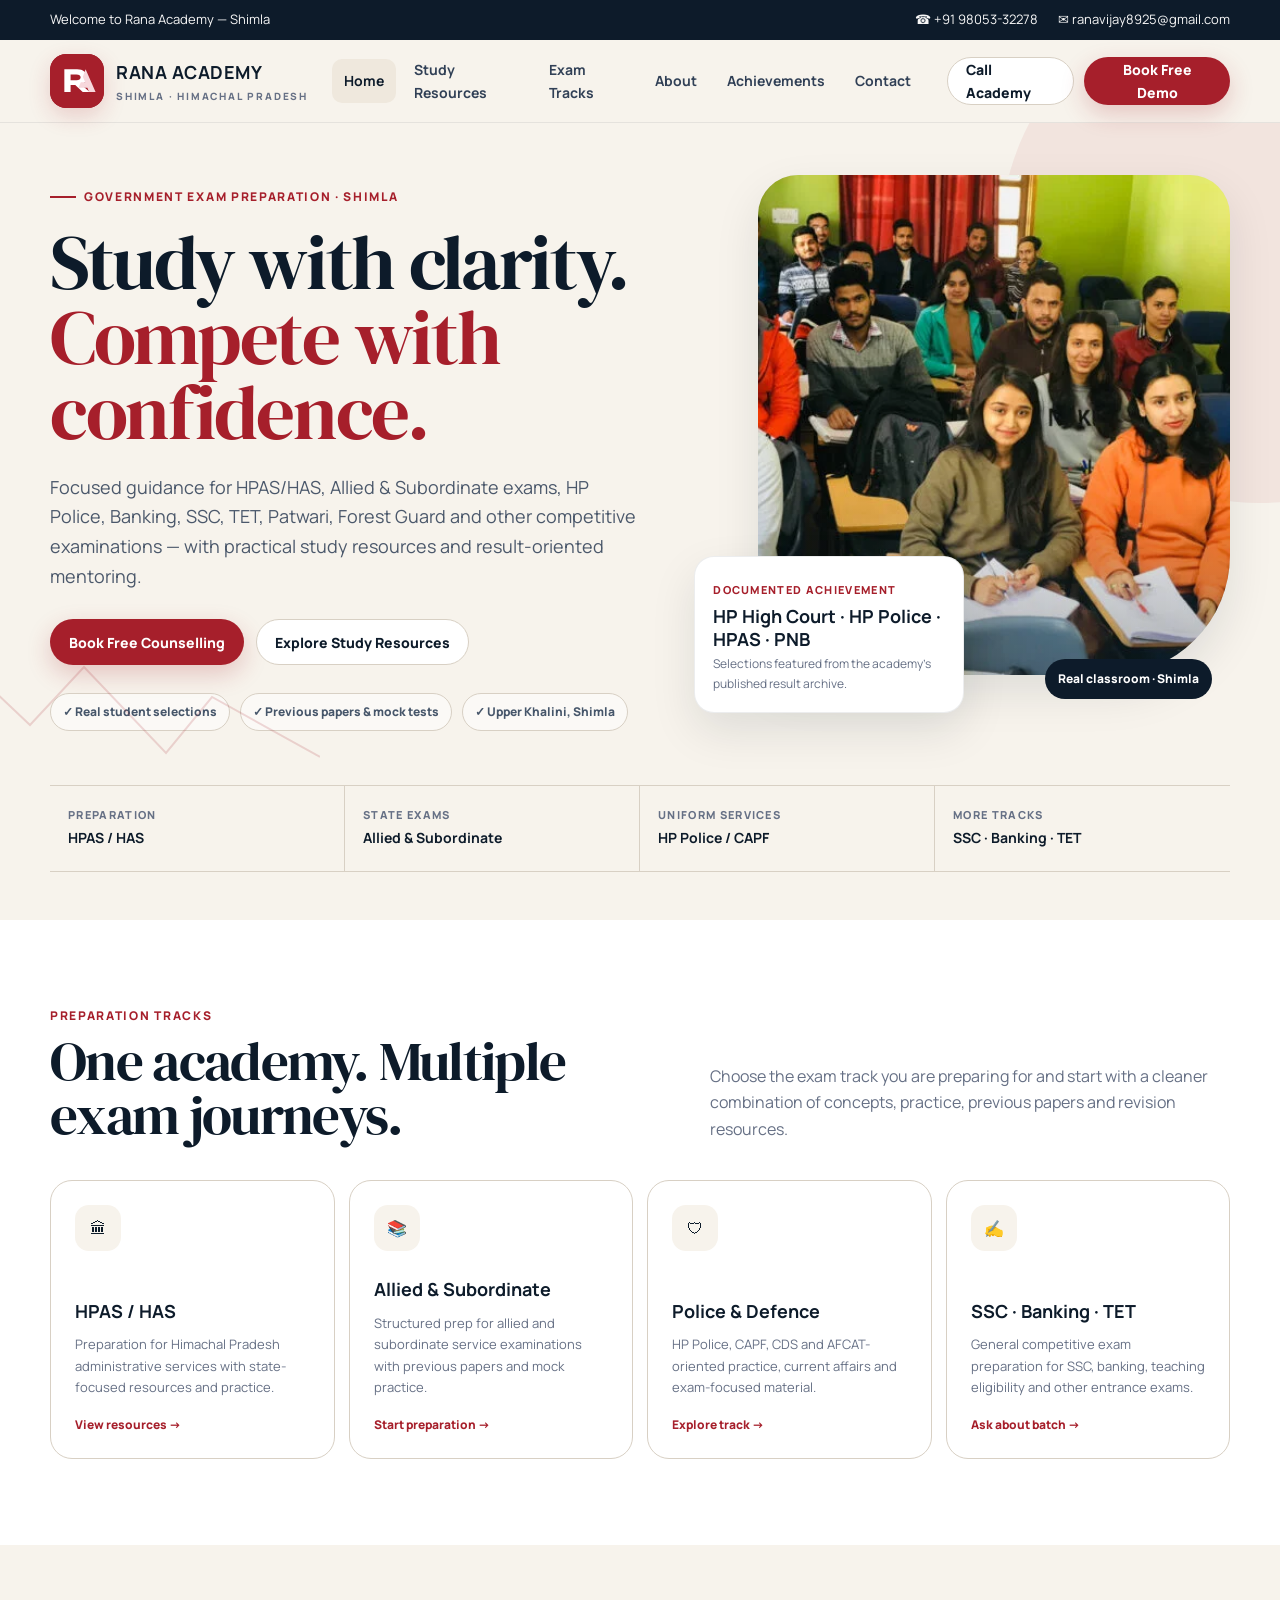
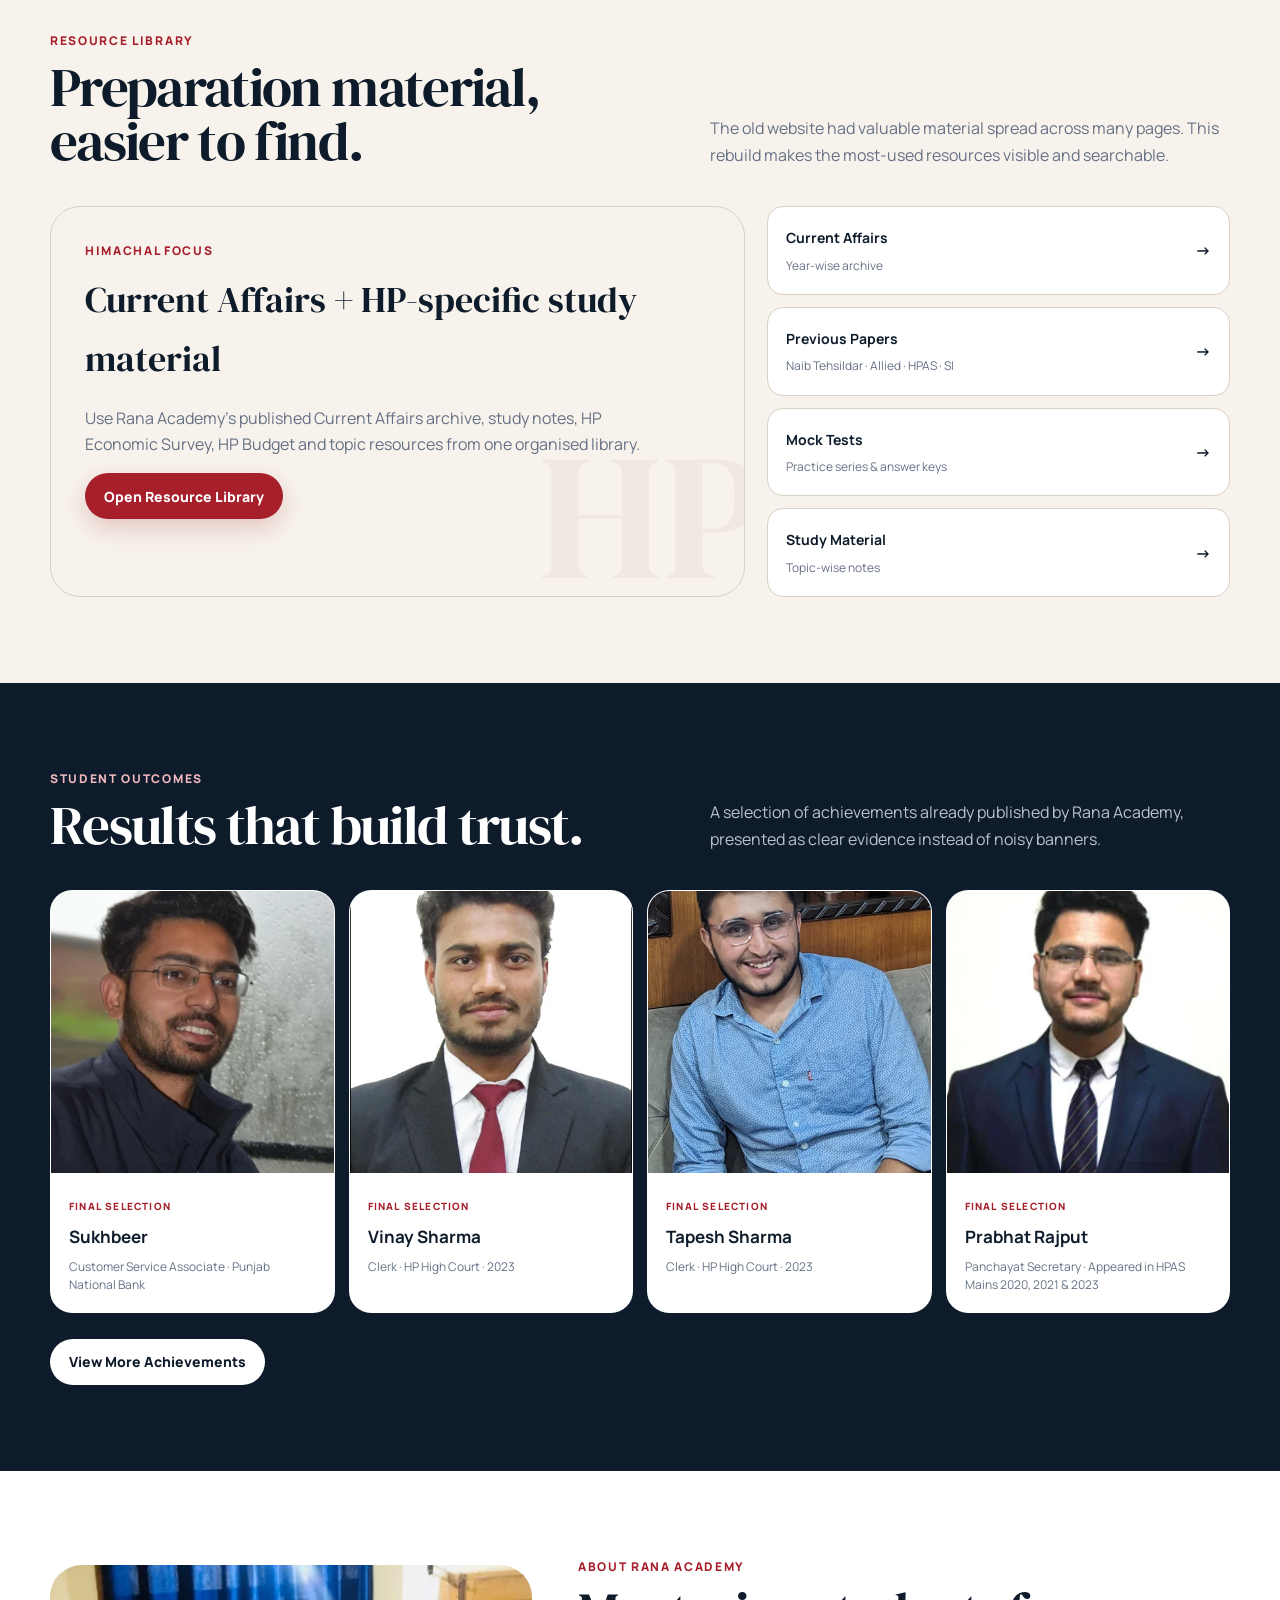
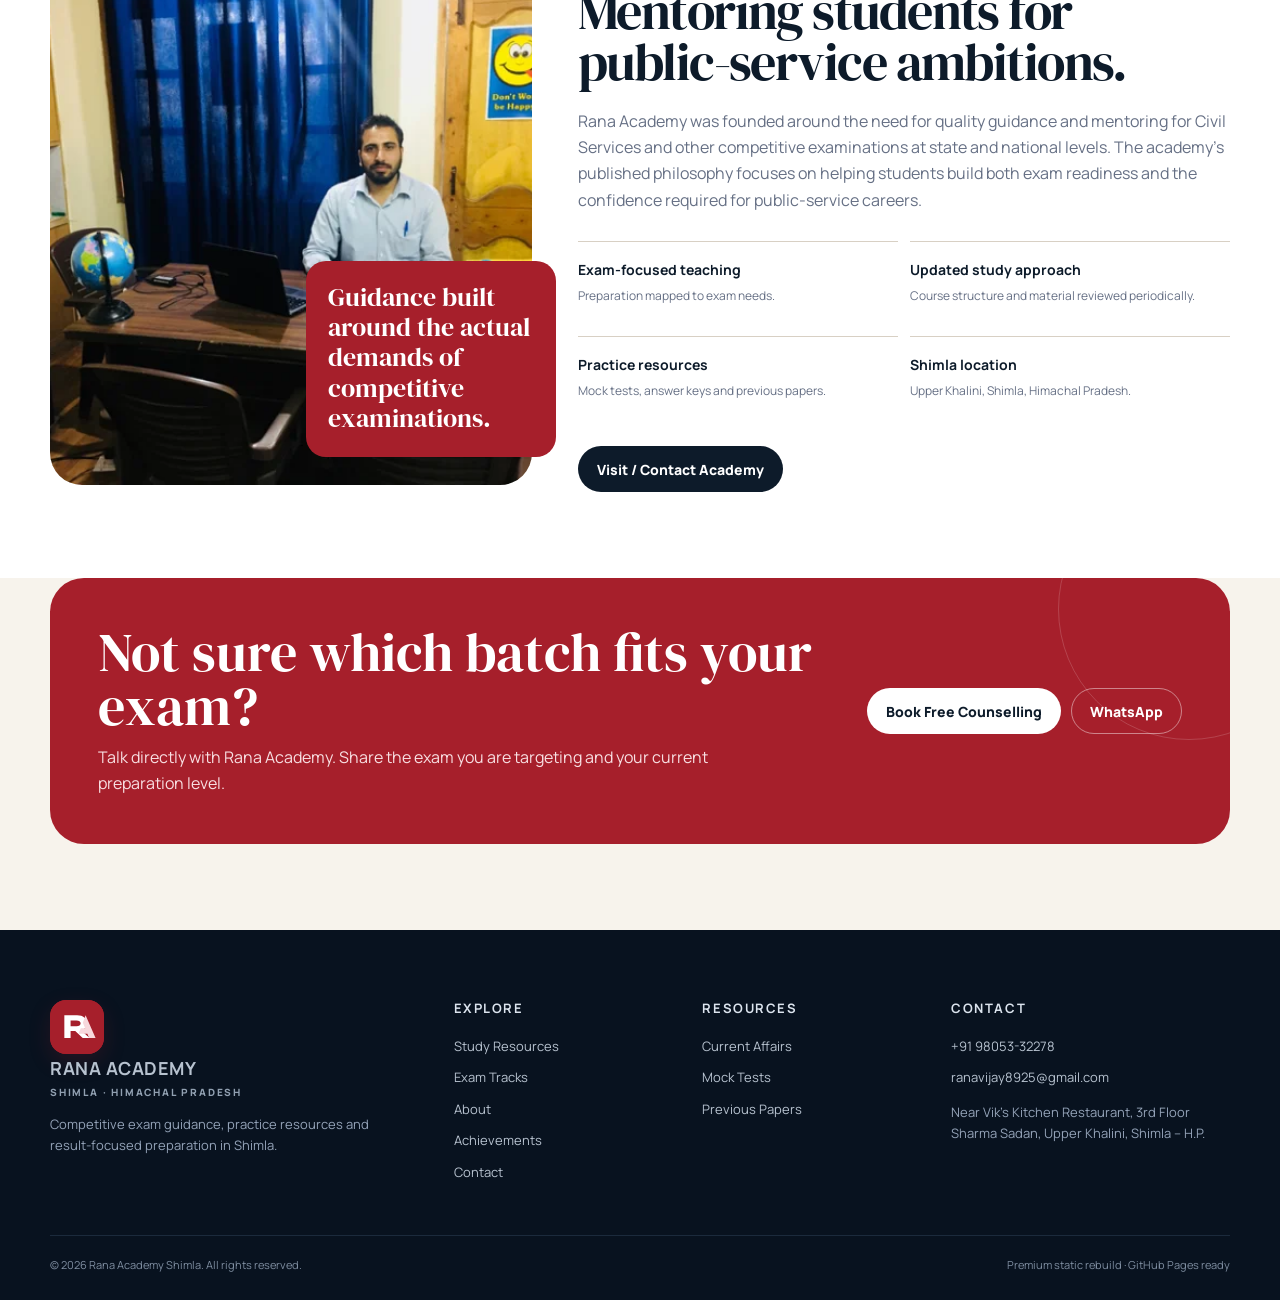
<file: index.html>
<!doctype html><html lang="en"><head>
<meta charset="utf-8"><meta name="viewport" content="width=device-width,initial-scale=1">
<title>Rana Academy Shimla | Govt Exam Coaching for HPAS, Allied, Police & More</title>
<meta name="description" content="Rana Academy Shimla offers focused guidance for HPAS/HAS, Allied & Subordinate exams, HP Police, SSC, Banking, TET, Patwari and other government exams with study resources, mock tests and previous papers.">
<meta name="theme-color" content="#0d1b2a"><link rel="canonical" href="https://ranaacademyshimla.com/">
<meta property="og:title" content="Rana Academy Shimla"><meta property="og:description" content="Focused preparation for Himachal Pradesh and national government examinations."><meta property="og:type" content="website"><meta property="og:url" content="https://ranaacademyshimla.com/">
<link rel="stylesheet" href="assets/css/style.css"><link rel="manifest" href="site.webmanifest">
<script type="application/ld+json">{"@context":"https://schema.org","@type":"EducationalOrganization","name":"Rana Academy","url":"https://ranaacademyshimla.com/","telephone":"+91-98053-32278","email":"ranavijay8925@gmail.com","address":{"@type":"PostalAddress","streetAddress":"Near Vik's Kitchen Restaurant, 3rd Floor Sharma Sadan, Upper Khalini","addressLocality":"Shimla","addressRegion":"Himachal Pradesh","addressCountry":"IN"},"areaServed":"Himachal Pradesh"}</script>
</head><body>
<a class="skip-link" href="#main">Skip to content</a>
<div class="topbar"><div class="container"><div>Welcome to Rana Academy — Shimla</div><div class="topbar-links"><span>☎ +91 98053-32278</span><span>✉ ranavijay8925@gmail.com</span></div></div></div>
<header class="header"><div class="container nav">
<a class="brand" href="index.html" aria-label="Rana Academy home"><img src="assets/images/rana-mark.svg" alt="Rana Academy logo"><span class="brand-text"><strong>RANA ACADEMY</strong><span>Shimla · Himachal Pradesh</span></span></a>
<nav class="nav-links" aria-label="Primary"><a class="active" href="index.html">Home</a><a href="resources.html">Study Resources</a><a href="courses.html">Exam Tracks</a><a href="about.html">About</a><a href="achievements.html">Achievements</a><a href="contact.html">Contact</a></nav>
<div class="nav-cta"><a class="btn btn-secondary" href="tel:+919805332278">Call Academy</a><button class="btn btn-primary" data-demo>Book Free Demo</button><button class="menu-toggle" aria-label="Open navigation" aria-expanded="false"><svg viewBox="0 0 24 24" aria-hidden="true"><path d="M4 6h16M4 12h16M4 18h16" fill="none" stroke="currentColor" stroke-width="2" stroke-linecap="round"/></svg></button></div>
</div></header>
<main id="main">
<section class="hero"><div class="container hero-grid">
<div class="reveal"><div class="eyebrow">Government Exam Preparation · Shimla</div><h1>Study with clarity. <em>Compete with confidence.</em></h1><p class="hero-copy">Focused guidance for HPAS/HAS, Allied & Subordinate exams, HP Police, Banking, SSC, TET, Patwari, Forest Guard and other competitive examinations — with practical study resources and result-oriented mentoring.</p><div class="hero-actions"><button class="btn btn-primary" data-demo>Book Free Counselling</button><a class="btn btn-secondary" href="resources.html">Explore Study Resources</a></div><div class="hero-proof"><span class="proof-pill">✓ Real student selections</span><span class="proof-pill">✓ Previous papers & mock tests</span><span class="proof-pill">✓ Upper Khalini, Shimla</span></div></div>
<div class="hero-visual reveal"><div class="hero-photo"><img src="assets/images/classroom.webp" alt="Students studying at Rana Academy Shimla" width="580" height="460"></div><div class="floating-card result-card"><span class="label">Documented Achievement</span><strong>HP High Court · HP Police · HPAS · PNB</strong><p>Selections featured from the academy's published result archive.</p></div><div class="floating-card photo-tag">Real classroom · Shimla</div></div>
</div></section>
<section class="trust-strip"><div class="container trust-inner"><div class="trust-item"><small>Preparation</small><strong>HPAS / HAS</strong></div><div class="trust-item"><small>State Exams</small><strong>Allied & Subordinate</strong></div><div class="trust-item"><small>Uniform Services</small><strong>HP Police / CAPF</strong></div><div class="trust-item"><small>More Tracks</small><strong>SSC · Banking · TET</strong></div></div></section>

<section class="section section-white"><div class="container"><div class="section-head reveal"><div><div class="section-kicker">Preparation Tracks</div><h2 class="display">One academy. Multiple exam journeys.</h2></div><p>Choose the exam track you are preparing for and start with a cleaner combination of concepts, practice, previous papers and revision resources.</p></div><div class="exam-grid">
<article class="exam-card reveal"><div class="exam-icon">🏛</div><div><h3>HPAS / HAS</h3><p>Preparation for Himachal Pradesh administrative services with state-focused resources and practice.</p><a class="exam-link" href="resources.html">View resources →</a></div></article>
<article class="exam-card reveal"><div class="exam-icon">📚</div><div><h3>Allied & Subordinate</h3><p>Structured prep for allied and subordinate service examinations with previous papers and mock practice.</p><a class="exam-link" href="resources.html">Start preparation →</a></div></article>
<article class="exam-card reveal"><div class="exam-icon">🛡</div><div><h3>Police & Defence</h3><p>HP Police, CAPF, CDS and AFCAT-oriented practice, current affairs and exam-focused material.</p><a class="exam-link" href="resources.html">Explore track →</a></div></article>
<article class="exam-card reveal"><div class="exam-icon">✍</div><div><h3>SSC · Banking · TET</h3><p>General competitive exam preparation for SSC, banking, teaching eligibility and other entrance exams.</p><a class="exam-link" href="contact.html">Ask about batch →</a></div></article>
</div></div></section>

<section class="section"><div class="container"><div class="section-head reveal"><div><div class="section-kicker">Resource Library</div><h2 class="display">Preparation material, easier to find.</h2></div><p>The old website had valuable material spread across many pages. This rebuild makes the most-used resources visible and searchable.</p></div><div class="resource-panel"><div class="resource-feature reveal"><div class="section-kicker">Himachal Focus</div><h3>Current Affairs + HP-specific study material</h3><p>Use Rana Academy's published Current Affairs archive, study notes, HP Economic Survey, HP Budget and topic resources from one organised library.</p><a class="btn btn-primary" href="resources.html">Open Resource Library</a></div><div class="resource-list reveal"><a class="resource-item" href="resources.html#current-affairs"><div><strong>Current Affairs</strong><br><span>Year-wise archive</span></div><b>→</b></a><a class="resource-item" href="resources.html#previous-papers"><div><strong>Previous Papers</strong><br><span>Naib Tehsildar · Allied · HPAS · SI</span></div><b>→</b></a><a class="resource-item" href="resources.html#mock-tests"><div><strong>Mock Tests</strong><br><span>Practice series & answer keys</span></div><b>→</b></a><a class="resource-item" href="resources.html#study-material"><div><strong>Study Material</strong><br><span>Topic-wise notes</span></div><b>→</b></a></div></div></div></section>

<section class="section section-ink"><div class="container"><div class="section-head reveal"><div><div class="section-kicker">Student Outcomes</div><h2 class="display">Results that build trust.</h2></div><p>A selection of achievements already published by Rana Academy, presented as clear evidence instead of noisy banners.</p></div><div class="results-grid">
<article class="student-card reveal"><div class="student-image"><img src="assets/images/sukhbeer.webp" alt="Sukhbeer"></div><div class="student-info"><small>Final Selection</small><h3>Sukhbeer</h3><p>Customer Service Associate · Punjab National Bank</p></div></article>
<article class="student-card reveal"><div class="student-image"><img src="assets/images/vinay.webp" alt="Vinay Sharma"></div><div class="student-info"><small>Final Selection</small><h3>Vinay Sharma</h3><p>Clerk · HP High Court · 2023</p></div></article>
<article class="student-card reveal"><div class="student-image"><img src="assets/images/tapesh.webp" alt="Tapesh Sharma"></div><div class="student-info"><small>Final Selection</small><h3>Tapesh Sharma</h3><p>Clerk · HP High Court · 2023</p></div></article>
<article class="student-card reveal"><div class="student-image"><img src="assets/images/prabhat.webp" alt="Prabhat Rajput"></div><div class="student-info"><small>Final Selection</small><h3>Prabhat Rajput</h3><p>Panchayat Secretary · Appeared in HPAS Mains 2020, 2021 & 2023</p></div></article>
</div><div style="margin-top:26px"><a class="btn btn-light" href="achievements.html">View More Achievements</a></div></div></section>

<section class="section section-white"><div class="container story-grid"><div class="story-photo reveal"><img src="assets/images/founder.webp" alt="Rana Academy office in Shimla"><div class="story-quote"><strong>Guidance built around the actual demands of competitive examinations.</strong></div></div><div class="story-copy reveal"><div class="section-kicker">About Rana Academy</div><h2 class="display">Mentoring students for public-service ambitions.</h2><p>Rana Academy was founded around the need for quality guidance and mentoring for Civil Services and other competitive examinations at state and national levels. The academy's published philosophy focuses on helping students build both exam readiness and the confidence required for public-service careers.</p><div class="story-points"><div class="story-point"><strong>Exam-focused teaching</strong><span>Preparation mapped to exam needs.</span></div><div class="story-point"><strong>Updated study approach</strong><span>Course structure and material reviewed periodically.</span></div><div class="story-point"><strong>Practice resources</strong><span>Mock tests, answer keys and previous papers.</span></div><div class="story-point"><strong>Shimla location</strong><span>Upper Khalini, Shimla, Himachal Pradesh.</span></div></div><a class="btn btn-dark" href="contact.html">Visit / Contact Academy</a></div></div></section>

<section class="cta-band"><div class="container"><div class="cta-card reveal"><div><h2>Not sure which batch fits your exam?</h2><p>Talk directly with Rana Academy. Share the exam you are targeting and your current preparation level.</p></div><div class="actions"><button class="btn btn-light" data-demo>Book Free Counselling</button><a class="btn" style="border-color:rgba(255,255,255,.45);color:white" href="https://wa.me/919805332278" target="_blank" rel="noopener">WhatsApp</a></div></div></div></section>
</main>
<footer class="footer"><div class="container"><div class="footer-grid"><div><a class="brand" href="index.html"><img src="assets/images/rana-mark.svg" alt=""><span class="brand-text"><strong>RANA ACADEMY</strong><span>Shimla · Himachal Pradesh</span></span></a><p>Competitive exam guidance, practice resources and result-focused preparation in Shimla.</p></div><div><h4>Explore</h4><a href="resources.html">Study Resources</a><a href="courses.html">Exam Tracks</a><a href="about.html">About</a><a href="achievements.html">Achievements</a><a href="contact.html">Contact</a></div><div><h4>Resources</h4><a href="resources.html#current-affairs">Current Affairs</a><a href="resources.html#mock-tests">Mock Tests</a><a href="resources.html#previous-papers">Previous Papers</a></div><div><h4>Contact</h4><a href="tel:+919805332278">+91 98053-32278</a><a href="mailto:ranavijay8925@gmail.com">ranavijay8925@gmail.com</a><p>Near Vik's Kitchen Restaurant, 3rd Floor Sharma Sadan, Upper Khalini, Shimla – H.P.</p></div></div><div class="footer-bottom"><span>© 2026 Rana Academy Shimla. All rights reserved.</span><span>Premium static rebuild · GitHub Pages ready</span></div></div></footer>

<div class="modal" id="demoModal" role="dialog" aria-modal="true" aria-labelledby="demoTitle"><div class="modal-card"><button class="modal-close" aria-label="Close"><svg viewBox="0 0 24 24" aria-hidden="true"><path d="m6 6 12 12M18 6 6 18" fill="none" stroke="currentColor" stroke-width="2" stroke-linecap="round"/></svg></button><h3 id="demoTitle">Book free counselling</h3><p>Fill the details. Your message will open directly in WhatsApp.</p><form class="form-grid" data-wa-form="demo"><div class="field"><label for="demoName">Name</label><input id="demoName" name="name" required></div><div class="field"><label for="demoPhone">Phone</label><input id="demoPhone" name="phone" inputmode="tel" required></div><div class="field"><label for="demoExam">Exam</label><select id="demoExam" name="exam"><option>HPAS / HAS</option><option>Allied / Subordinate</option><option>HP Police</option><option>SSC / Banking</option><option>TET / Teaching</option><option>Other</option></select></div><div class="field"><label for="demoMode">Preferred mode</label><select id="demoMode" name="mode"><option>Classroom</option><option>Online / Guidance</option></select></div><div class="field full"><button class="btn btn-primary" type="submit">Continue on WhatsApp</button></div></form></div></div>
<div class="mobile-dock"><a href="tel:+919805332278" aria-label="Call Rana Academy"><svg viewBox="0 0 24 24" aria-hidden="true"><path d="M7.2 3.8 10 7.4 8.2 9.7c1.1 2.3 2.9 4.1 5.2 5.2l2.3-1.8 3.6 2.8c.5.4.7 1 .5 1.6-.5 1.5-1.9 2.6-3.5 2.5C9.6 19.5 4.5 14.4 4 7.7 3.9 6.1 5 4.7 6.5 4.2c.2-.1.5-.2.7-.4Z" fill="none" stroke="currentColor" stroke-width="1.7" stroke-linecap="round" stroke-linejoin="round"/></svg><span>Call</span></a><button class="primary" data-demo aria-label="Book free counselling"><svg viewBox="0 0 24 24" aria-hidden="true"><path d="M12 3v18M3 12h18" fill="none" stroke="currentColor" stroke-width="2" stroke-linecap="round"/></svg><span>Free Demo</span></button><a href="https://wa.me/919805332278" aria-label="WhatsApp Rana Academy"><svg viewBox="0 0 24 24" aria-hidden="true"><path d="M20 11.6a8 8 0 0 1-11.8 7l-4.2 1.2 1.3-4A8 8 0 1 1 20 11.6Z" fill="none" stroke="currentColor" stroke-width="1.7"/><path d="M9 8.1c.2 2.4 2.1 4.4 4.5 4.8" fill="none" stroke="currentColor" stroke-width="1.7" stroke-linecap="round"/></svg><span>WhatsApp</span></a></div>
<script src="assets/js/main.js" defer></script></body></html>
</file>
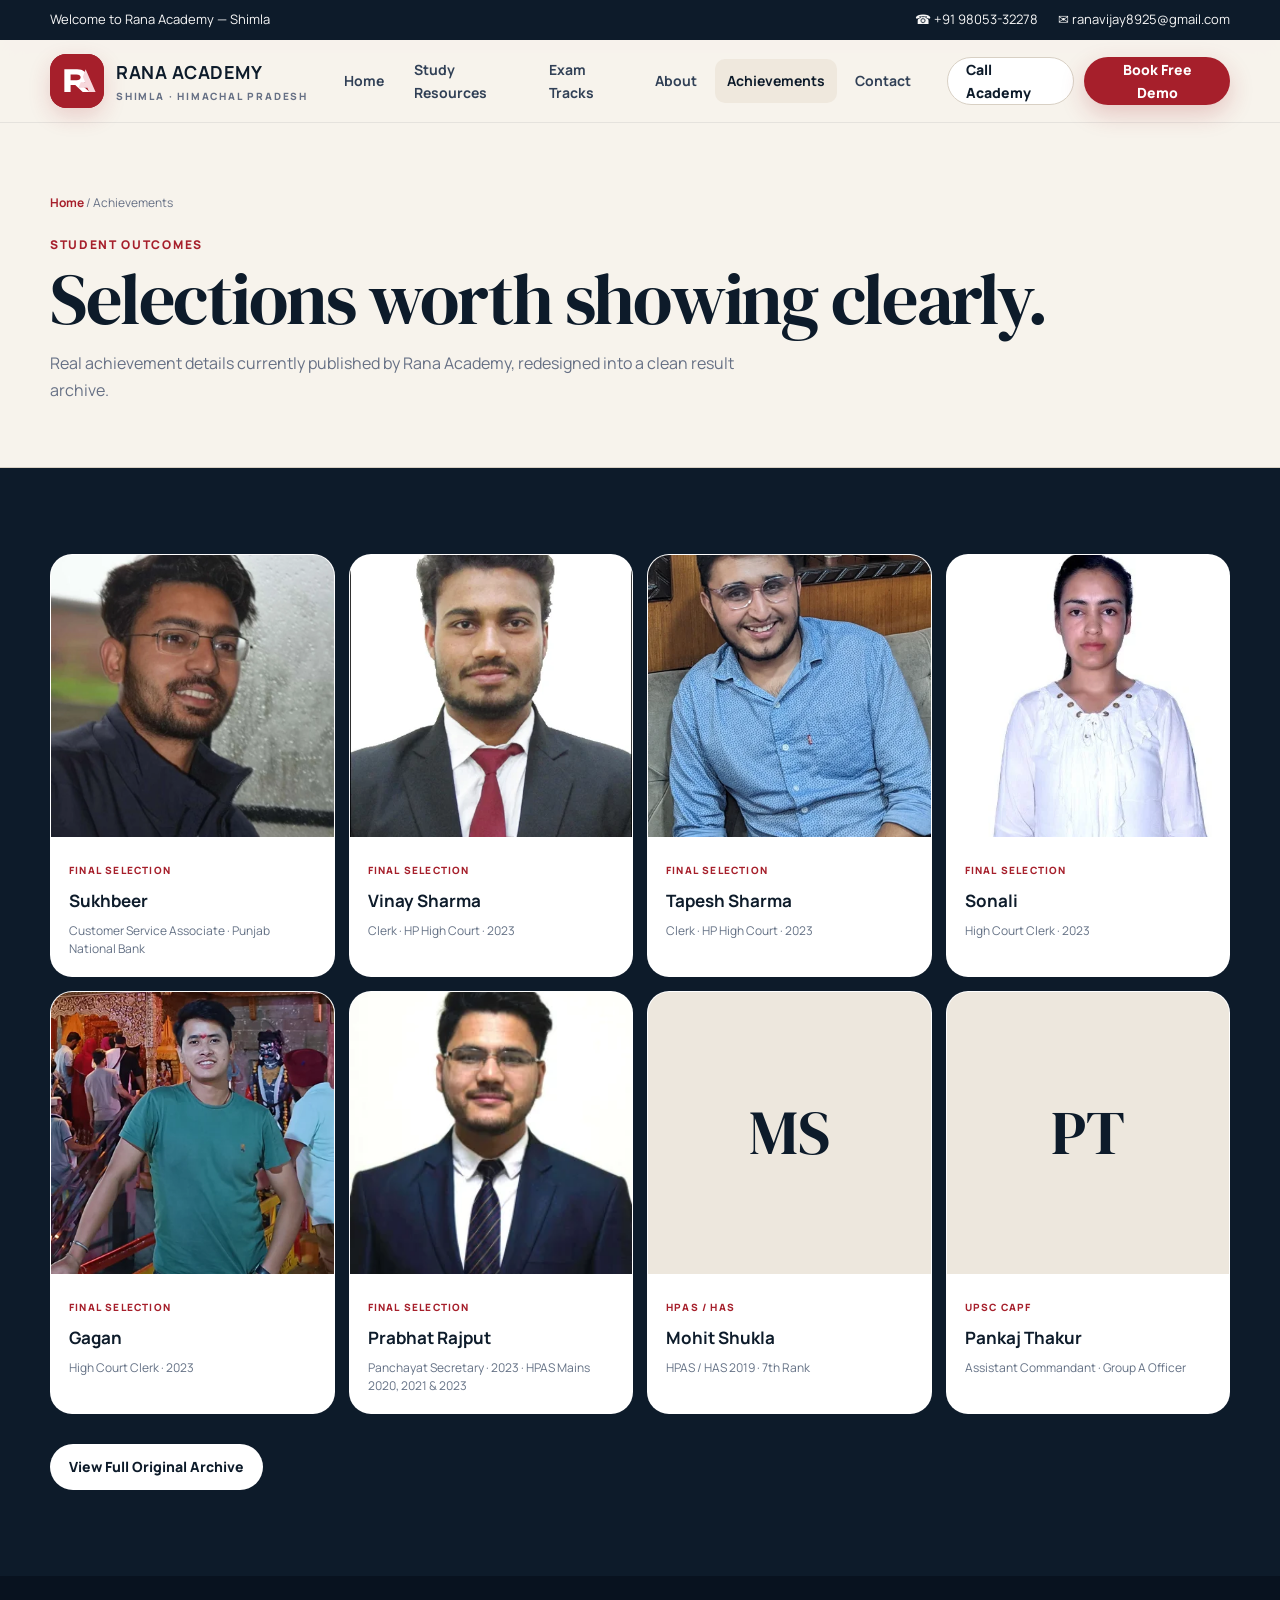
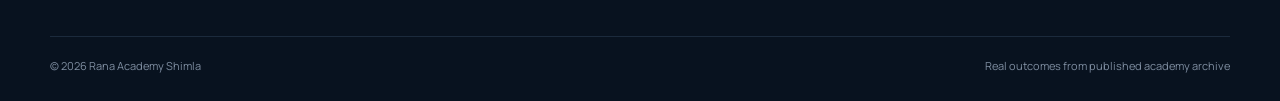
<file: achievement/index.html>
<!doctype html><html lang="en"><head><meta charset="utf-8"><meta name="viewport" content="width=device-width,initial-scale=1"><meta http-equiv="refresh" content="0;url=../achievements.html"><link rel="canonical" href="https://ranaacademyshimla.com/achievements.html"><title>Redirecting | Rana Academy Shimla</title></head><body><p>Redirecting to <a href="../achievements.html">Rana Academy</a>…</p><script>location.replace('../achievements.html')</script></body></html>
</file>
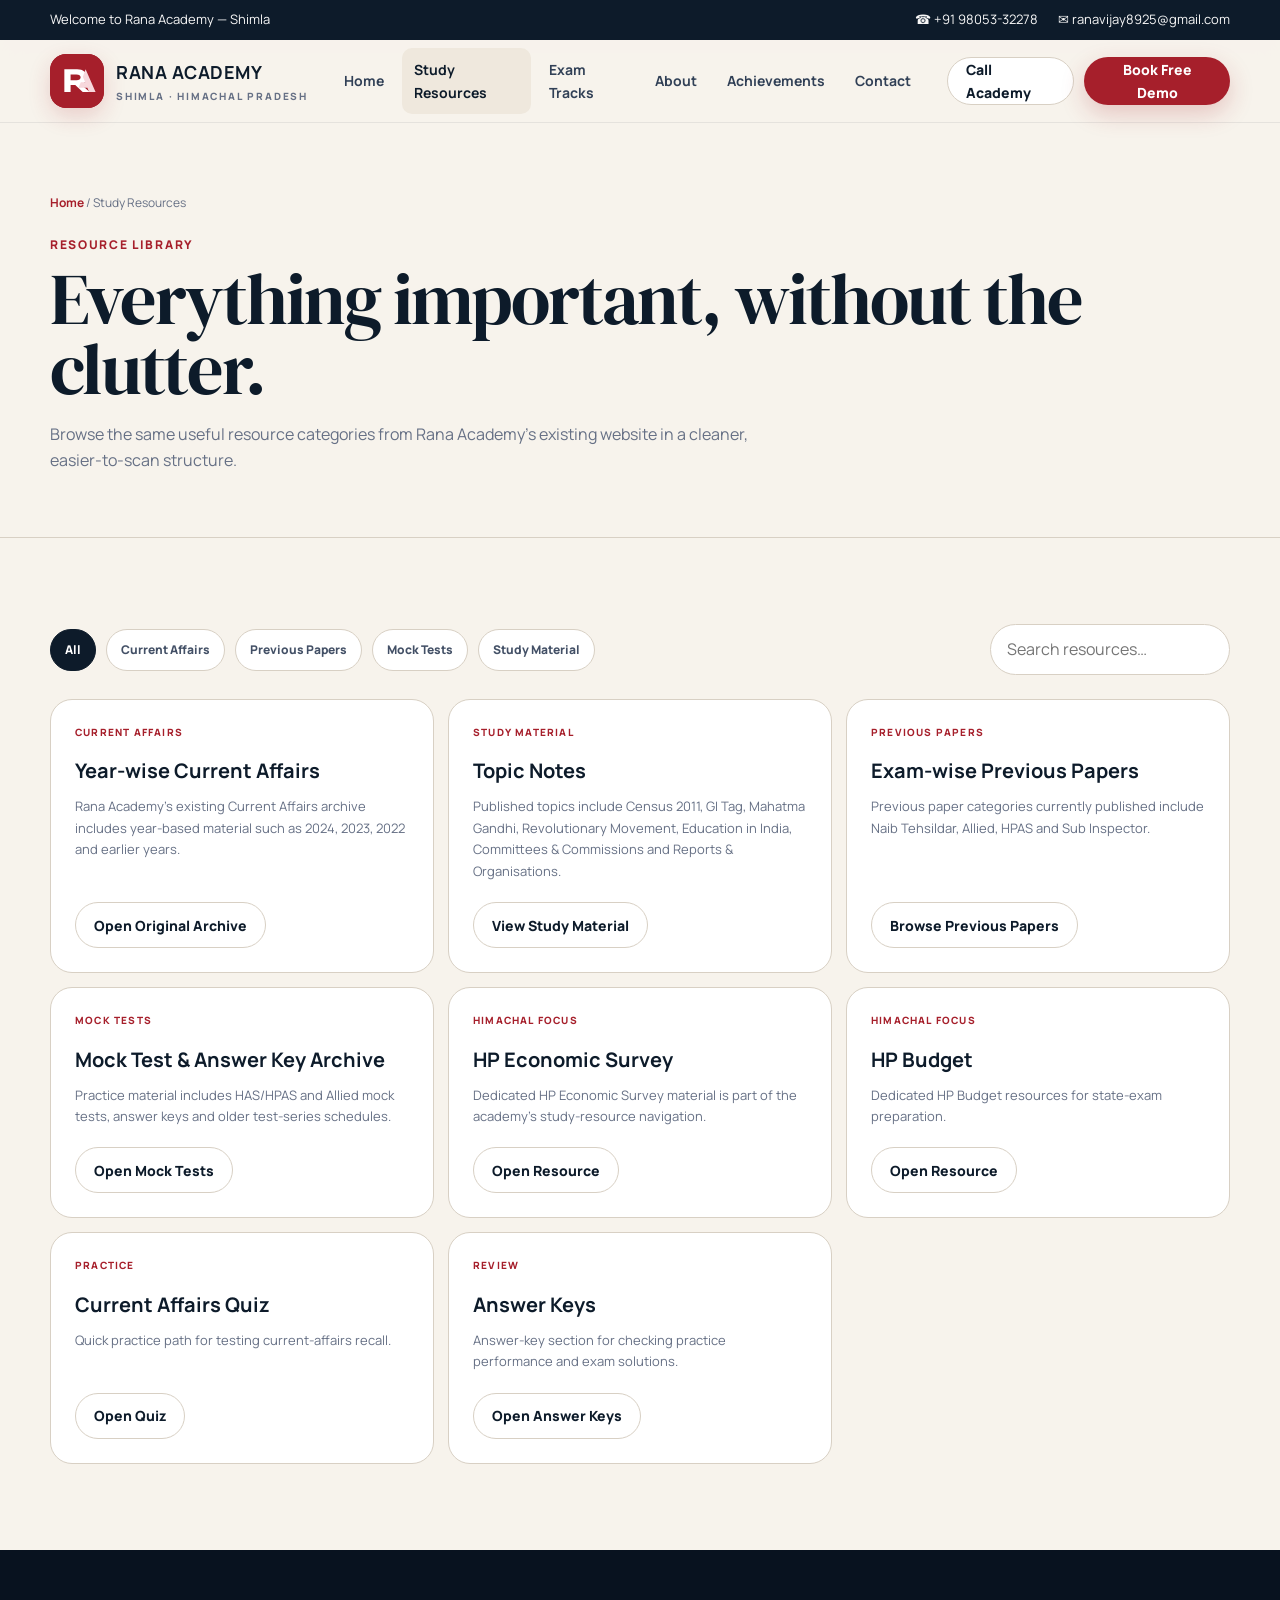
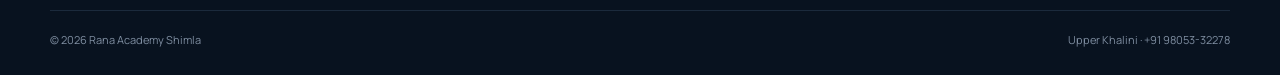
<file: answer-key/index.html>
<!doctype html><html lang="en"><head><meta charset="utf-8"><meta name="viewport" content="width=device-width,initial-scale=1"><meta http-equiv="refresh" content="0;url=../resources.html"><link rel="canonical" href="https://ranaacademyshimla.com/resources.html"><title>Redirecting | Rana Academy Shimla</title></head><body><p>Redirecting to <a href="../resources.html">Rana Academy</a>…</p><script>location.replace('../resources.html')</script></body></html>
</file>
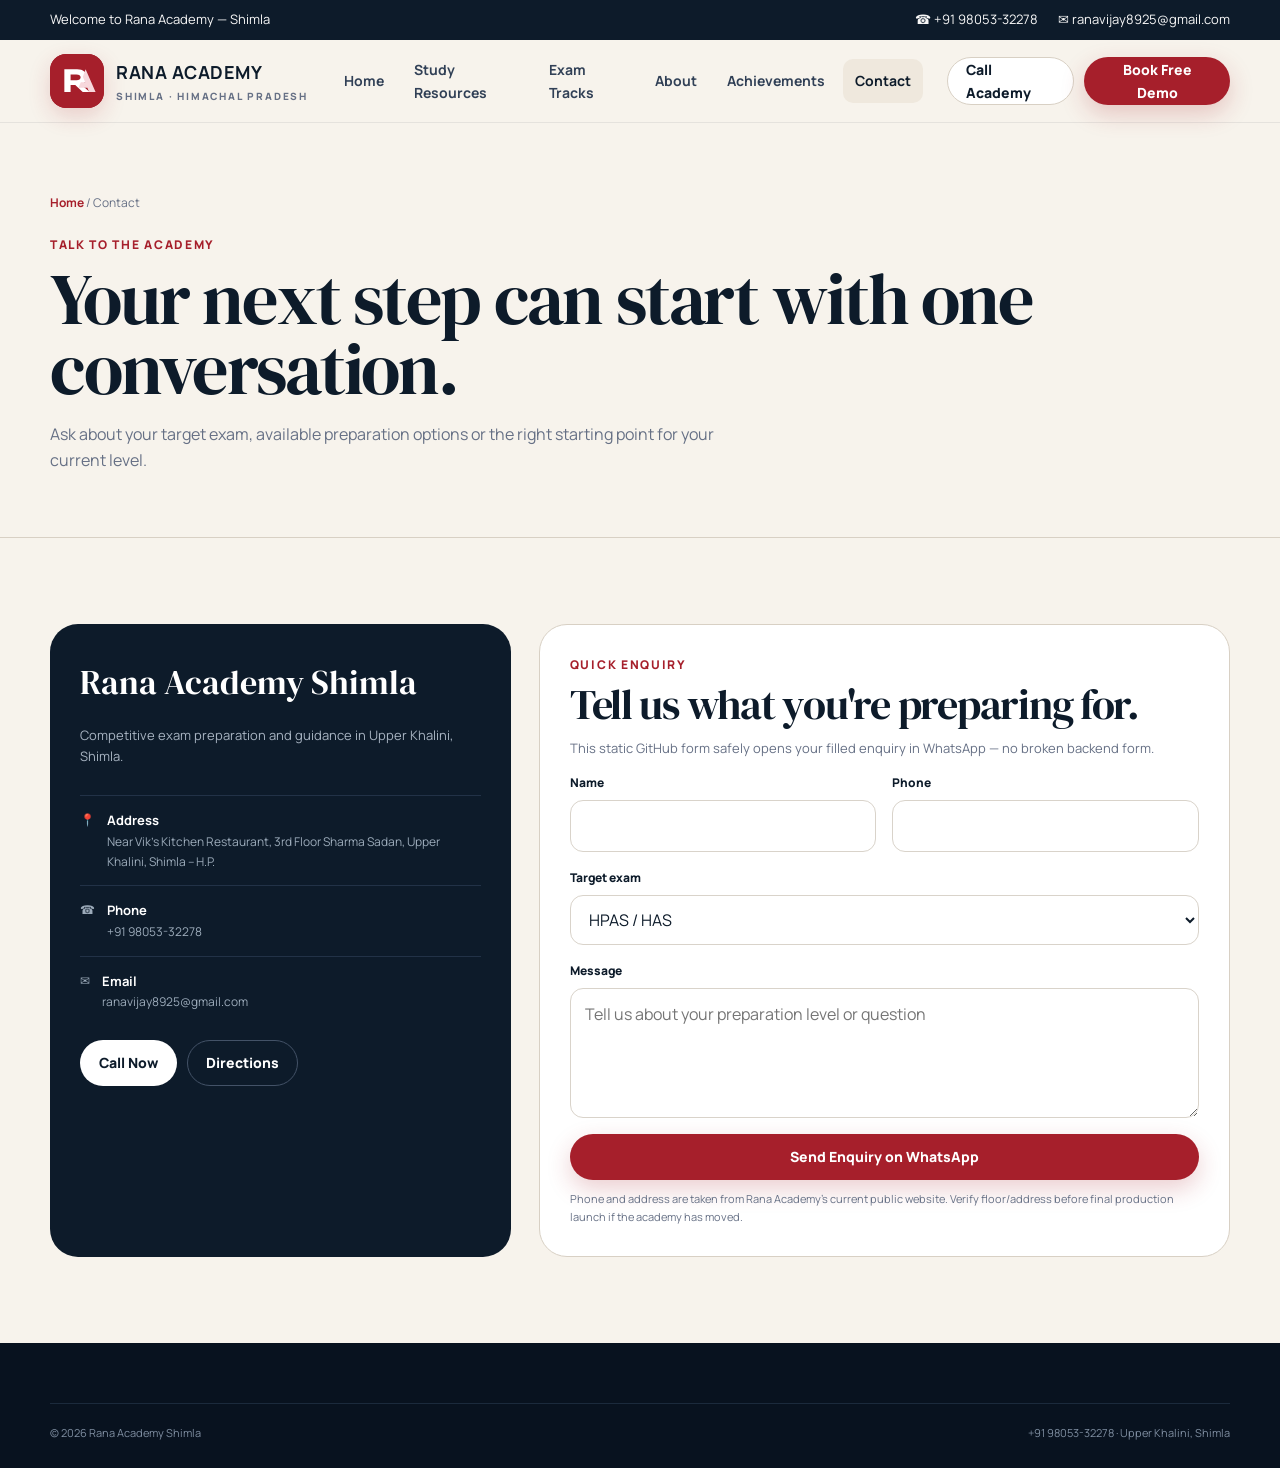
<file: contact-us/index.html>
<!doctype html><html lang="en"><head><meta charset="utf-8"><meta name="viewport" content="width=device-width,initial-scale=1"><meta http-equiv="refresh" content="0;url=../contact.html"><link rel="canonical" href="https://ranaacademyshimla.com/contact.html"><title>Redirecting | Rana Academy Shimla</title></head><body><p>Redirecting to <a href="../contact.html">Rana Academy</a>…</p><script>location.replace('../contact.html')</script></body></html>
</file>
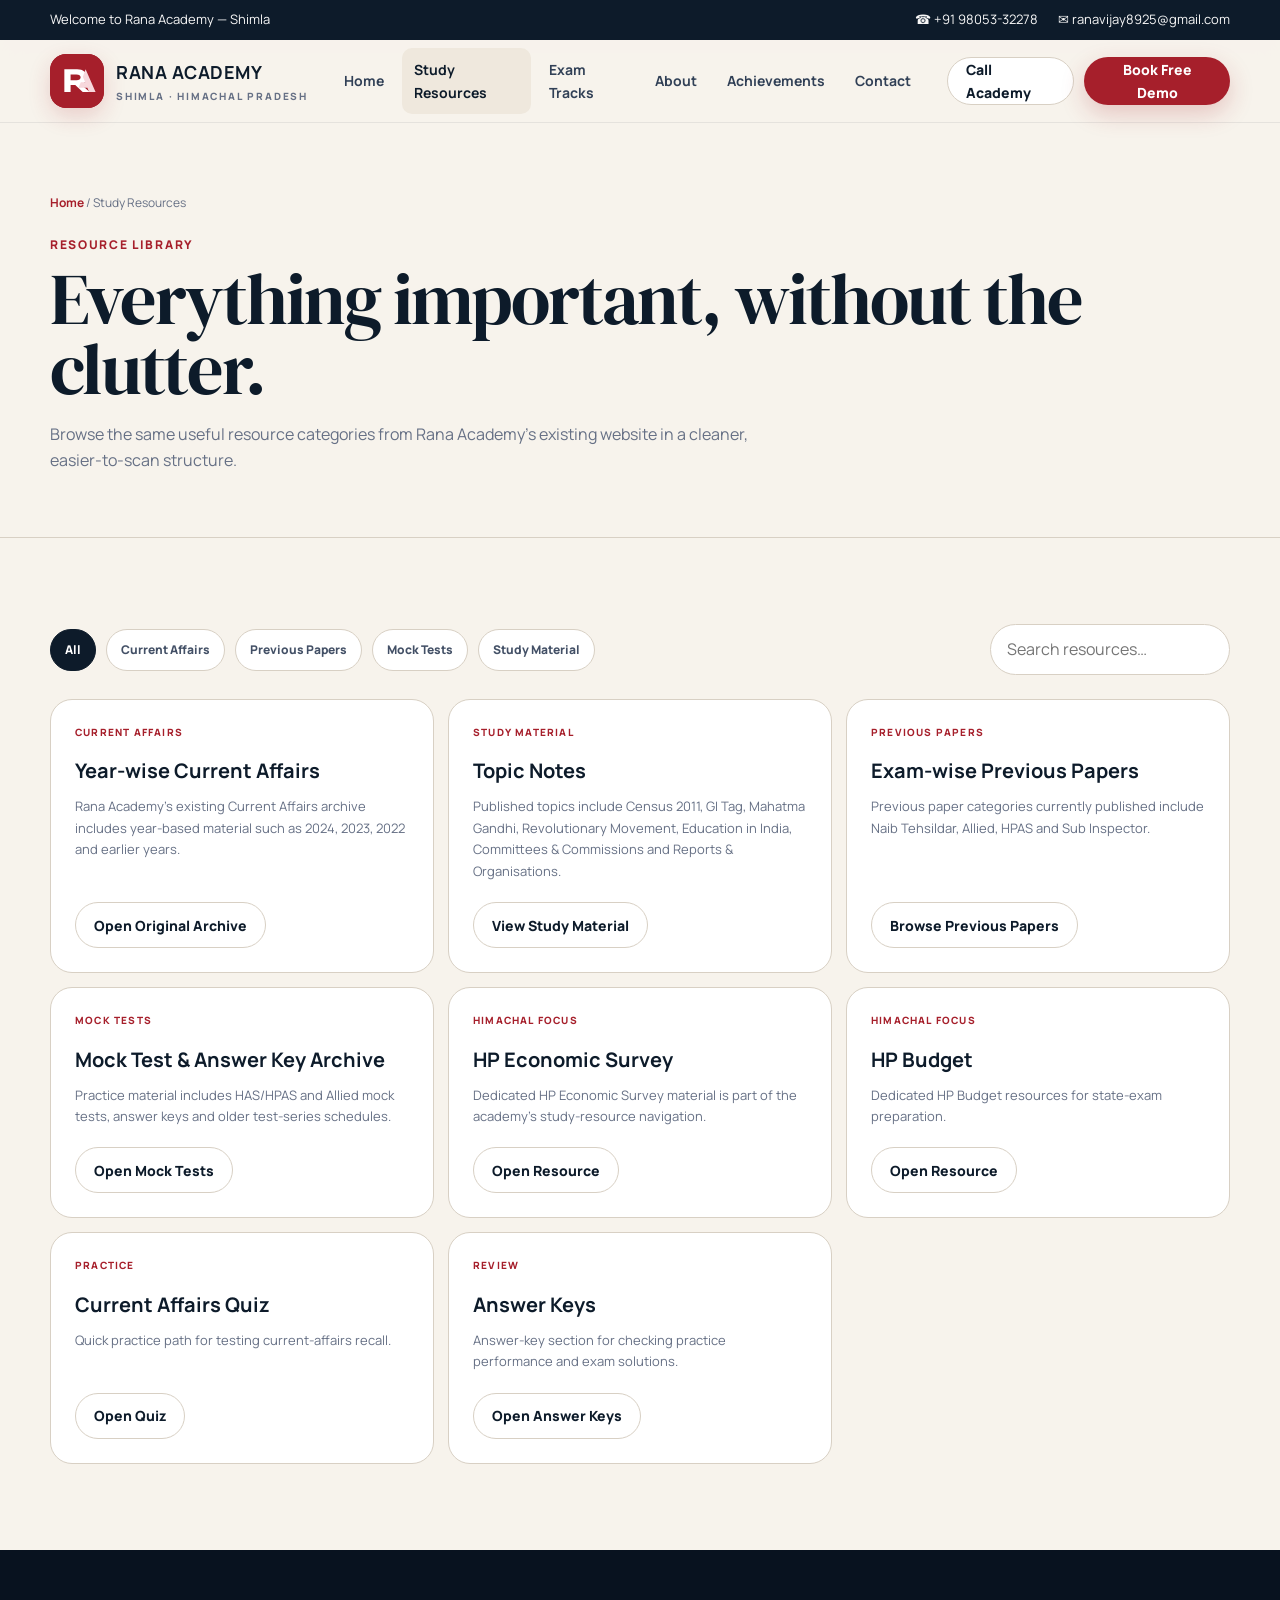
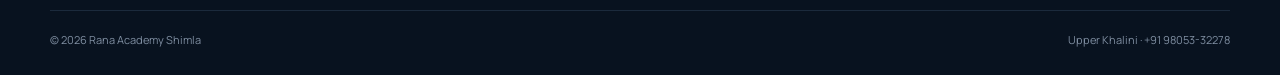
<file: current-affairs/index.html>
<!doctype html><html lang="en"><head><meta charset="utf-8"><meta name="viewport" content="width=device-width,initial-scale=1"><meta http-equiv="refresh" content="0;url=../resources.html#current-affairs"><link rel="canonical" href="https://ranaacademyshimla.com/resources.html#current-affairs"><title>Redirecting | Rana Academy Shimla</title></head><body><p>Redirecting to <a href="../resources.html#current-affairs">Rana Academy</a>…</p><script>location.replace('../resources.html#current-affairs')</script></body></html>
</file>
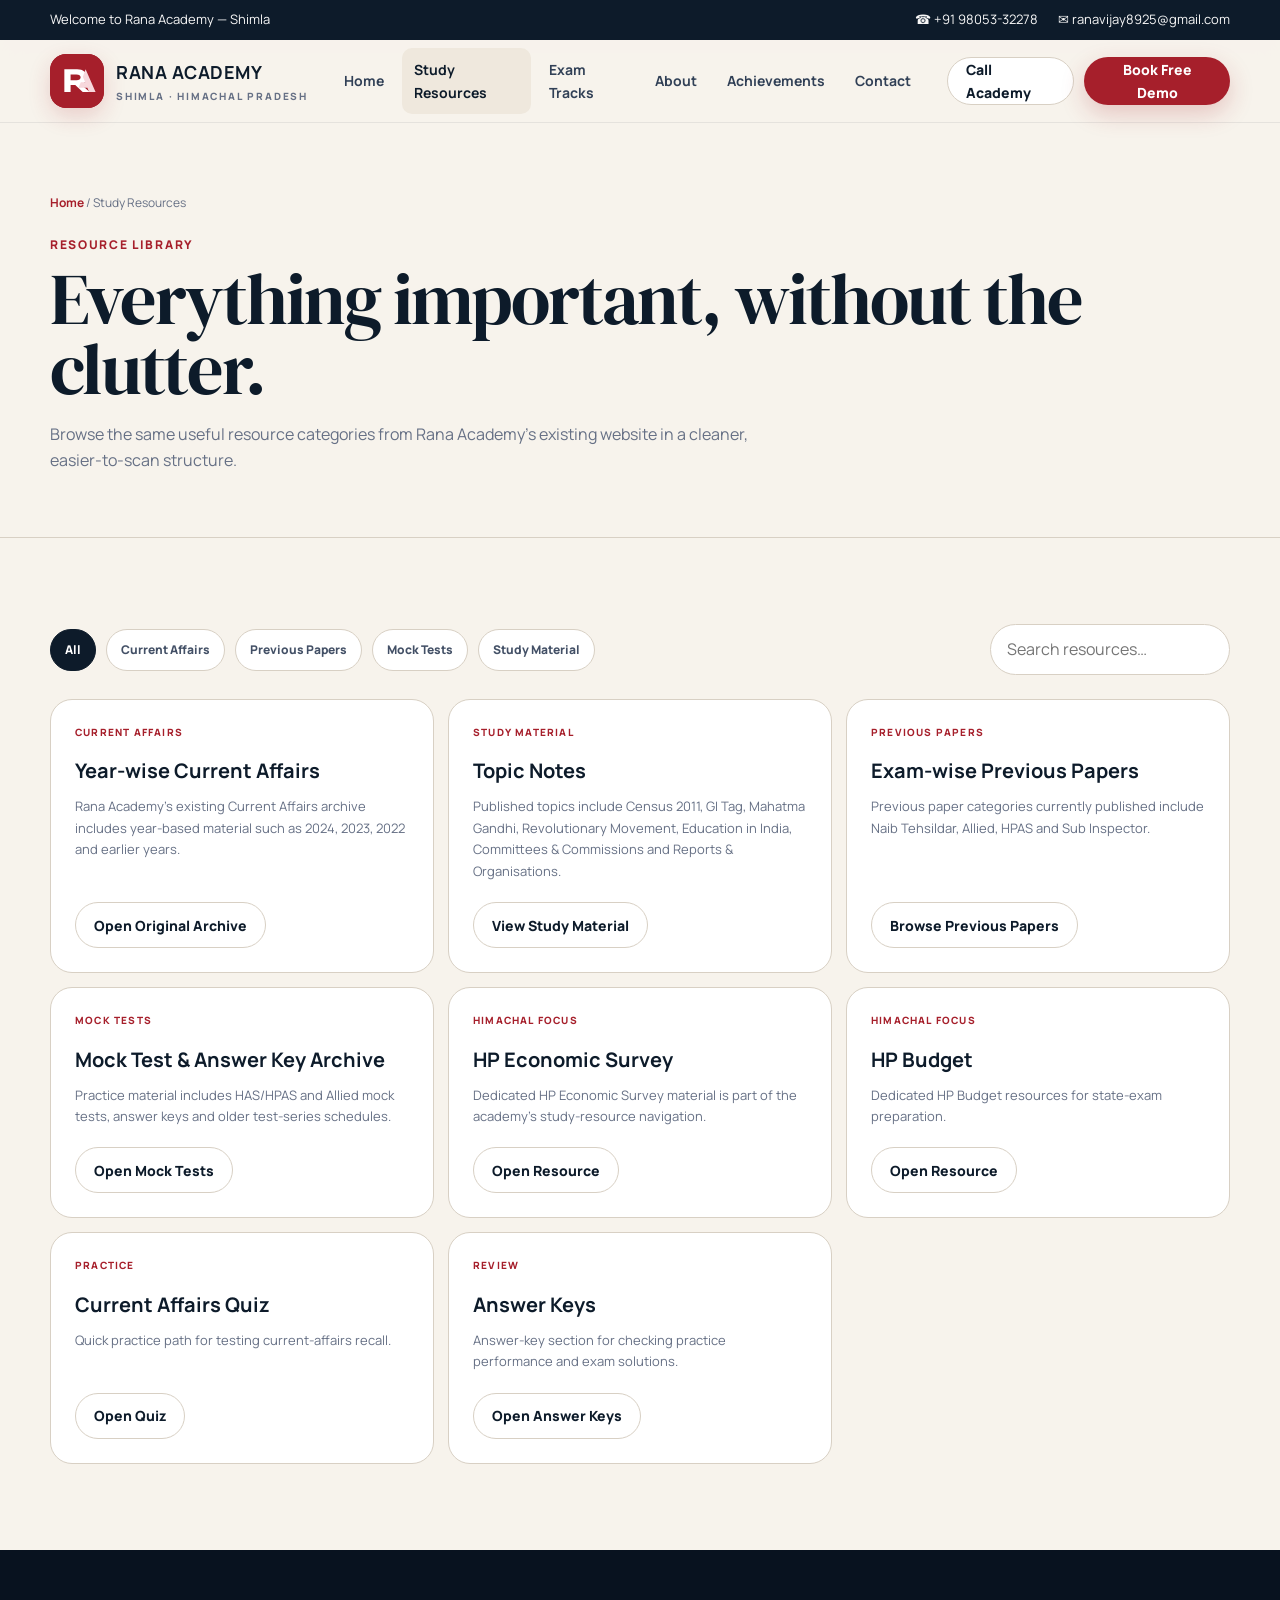
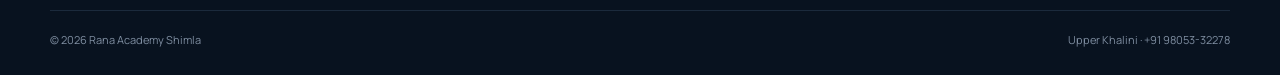
<file: mock-test/index.html>
<!doctype html><html lang="en"><head><meta charset="utf-8"><meta name="viewport" content="width=device-width,initial-scale=1"><meta http-equiv="refresh" content="0;url=../resources.html#mock-tests"><link rel="canonical" href="https://ranaacademyshimla.com/resources.html#mock-tests"><title>Redirecting | Rana Academy Shimla</title></head><body><p>Redirecting to <a href="../resources.html#mock-tests">Rana Academy</a>…</p><script>location.replace('../resources.html#mock-tests')</script></body></html>
</file>
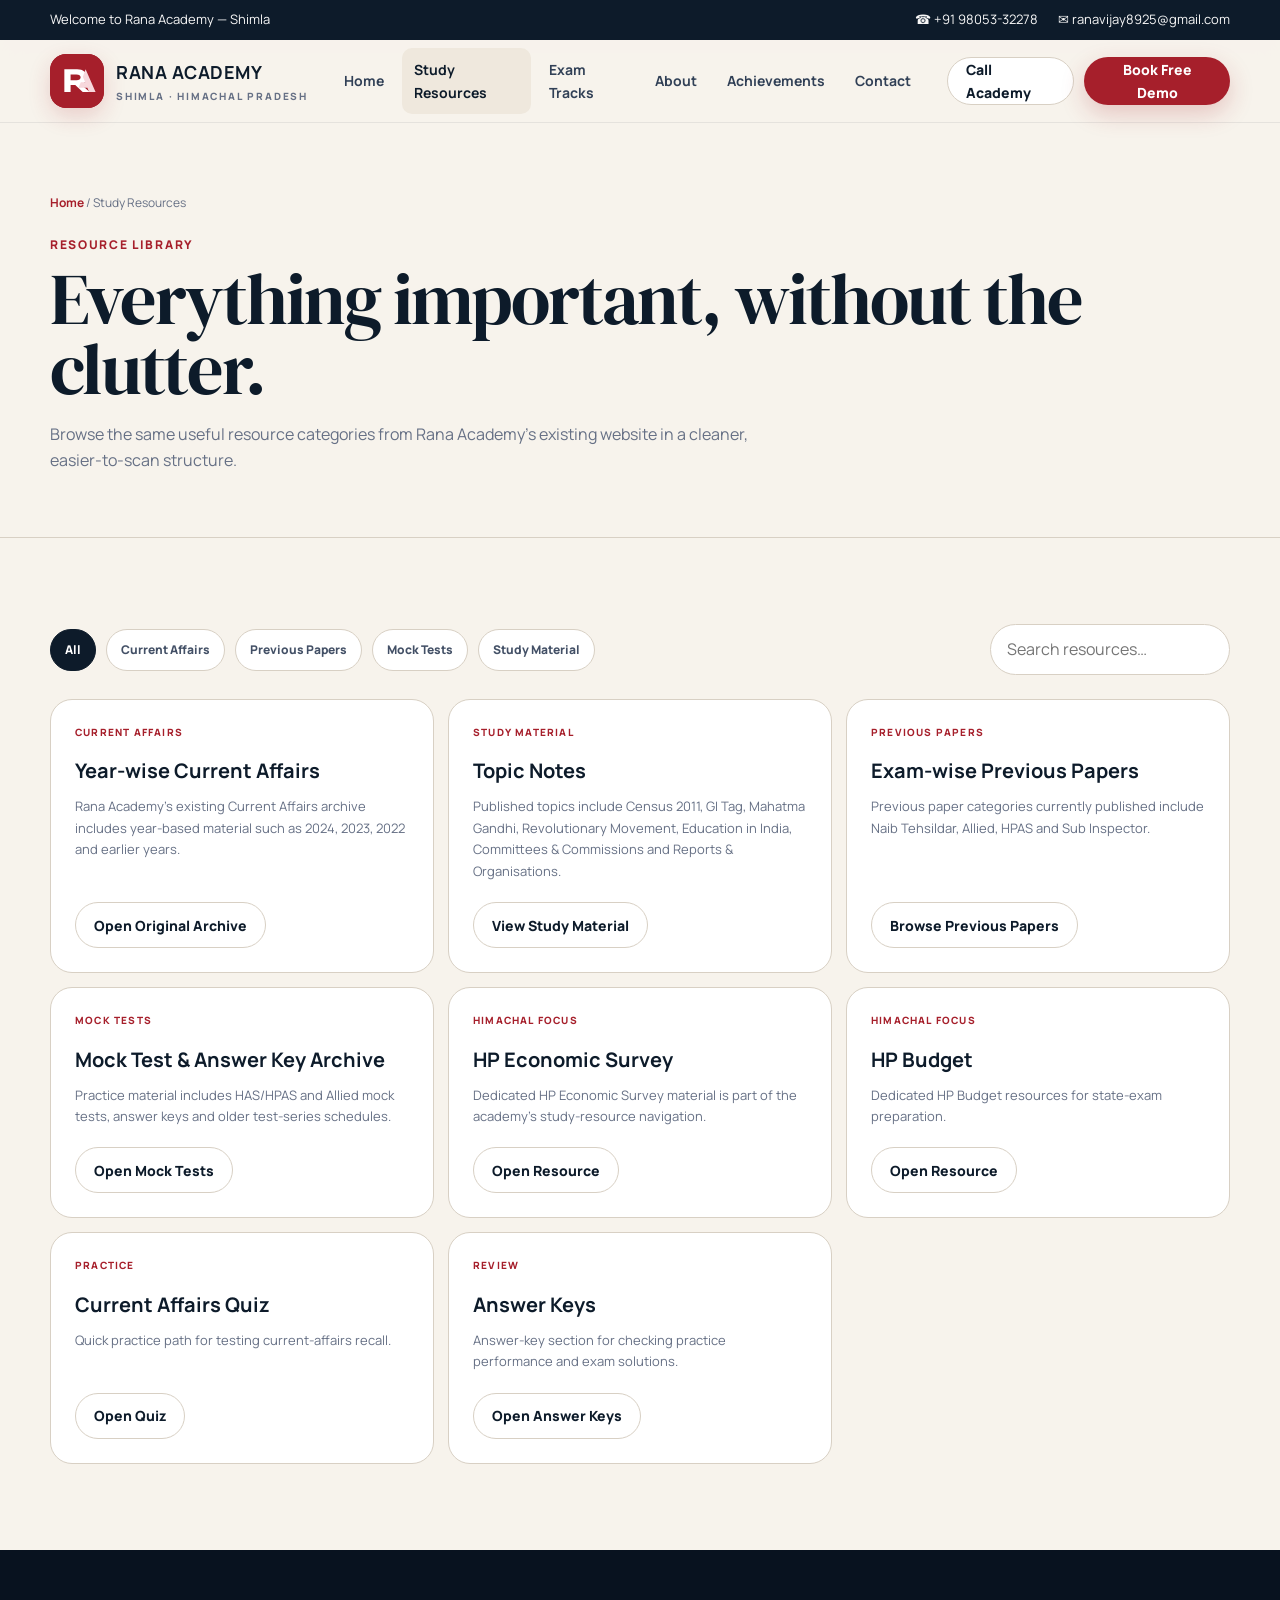
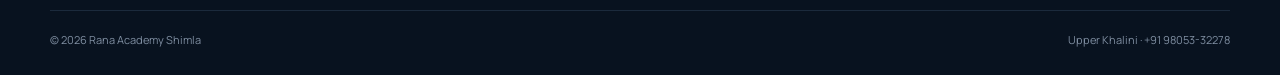
<file: previous-papers/index.html>
<!doctype html><html lang="en"><head><meta charset="utf-8"><meta name="viewport" content="width=device-width,initial-scale=1"><meta http-equiv="refresh" content="0;url=../resources.html#previous-papers"><link rel="canonical" href="https://ranaacademyshimla.com/resources.html#previous-papers"><title>Redirecting | Rana Academy Shimla</title></head><body><p>Redirecting to <a href="../resources.html#previous-papers">Rana Academy</a>…</p><script>location.replace('../resources.html#previous-papers')</script></body></html>
</file>
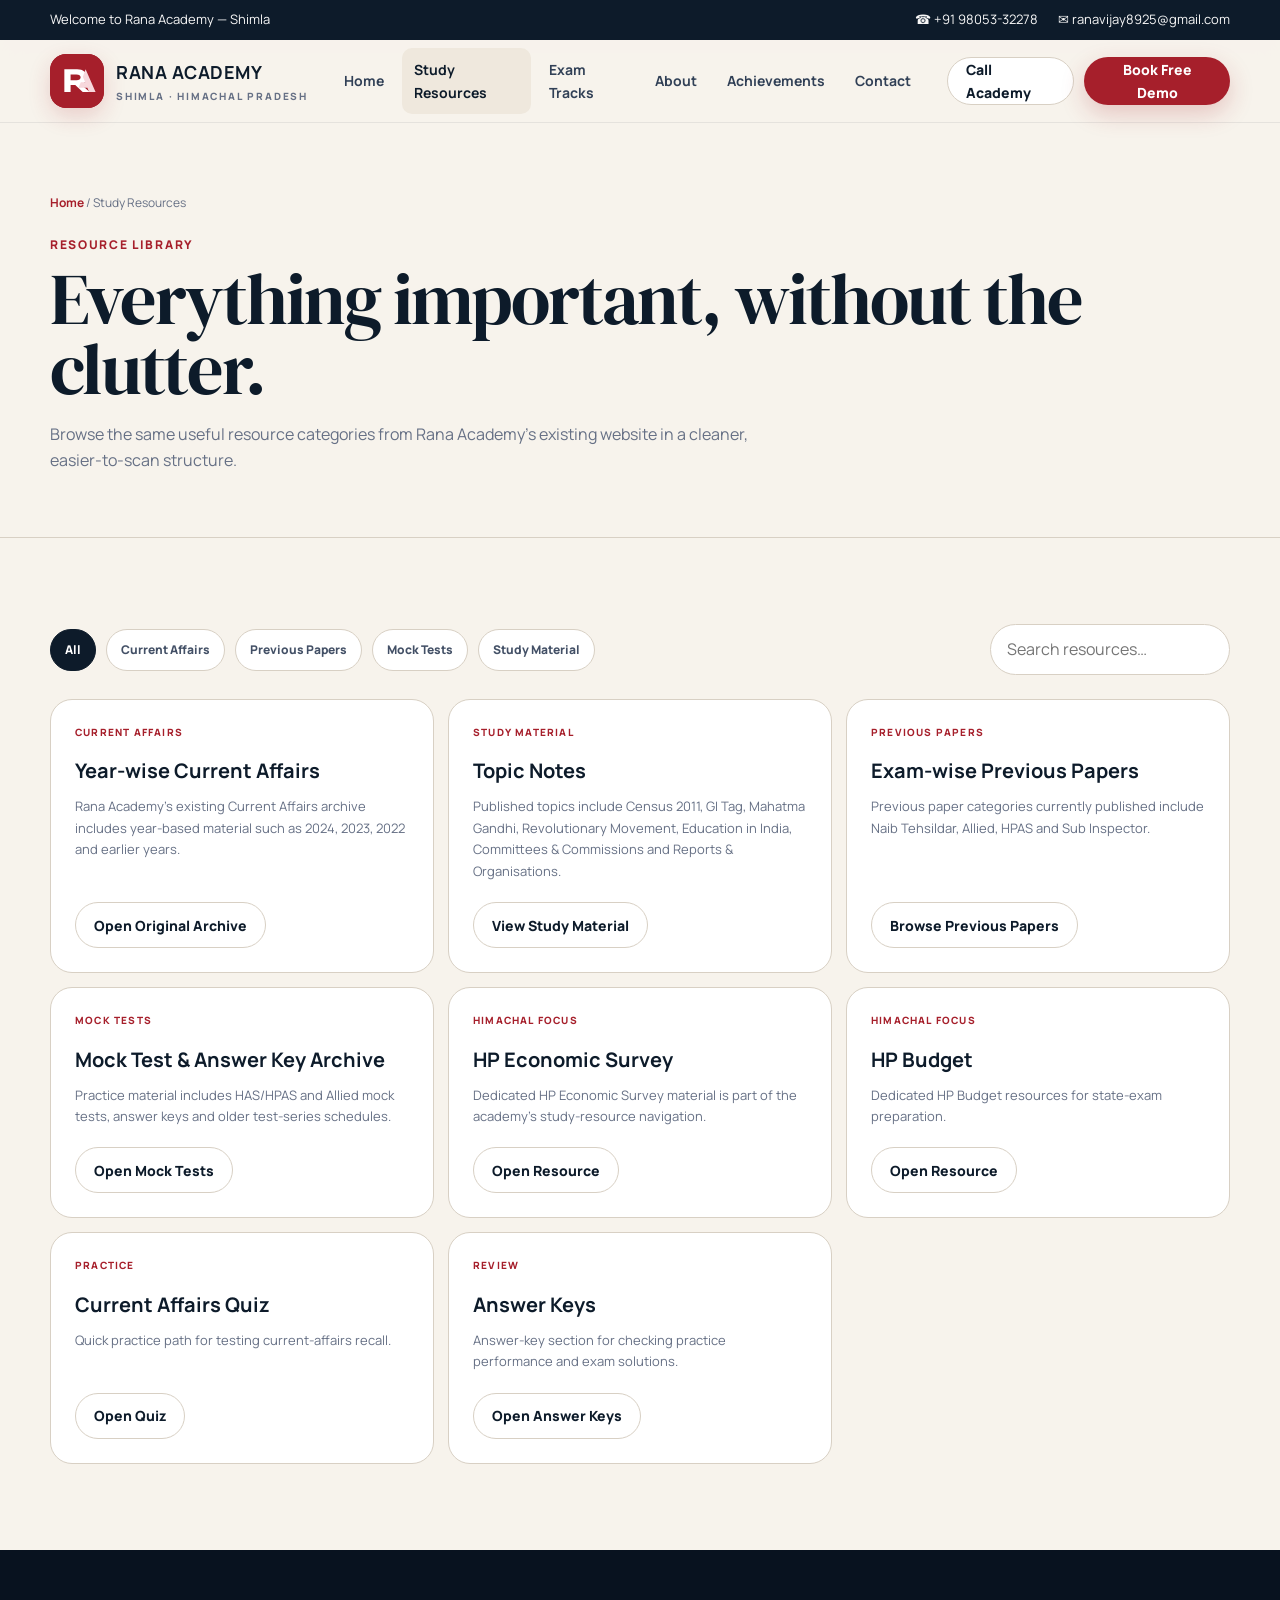
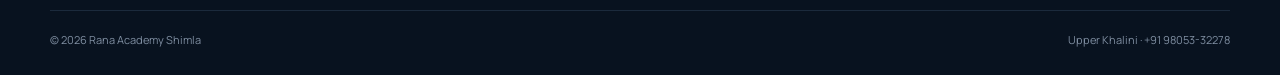
<file: study-material/index.html>
<!doctype html><html lang="en"><head><meta charset="utf-8"><meta name="viewport" content="width=device-width,initial-scale=1"><meta http-equiv="refresh" content="0;url=../resources.html#study-material"><link rel="canonical" href="https://ranaacademyshimla.com/resources.html#study-material"><title>Redirecting | Rana Academy Shimla</title></head><body><p>Redirecting to <a href="../resources.html#study-material">Rana Academy</a>…</p><script>location.replace('../resources.html#study-material')</script></body></html>
</file>
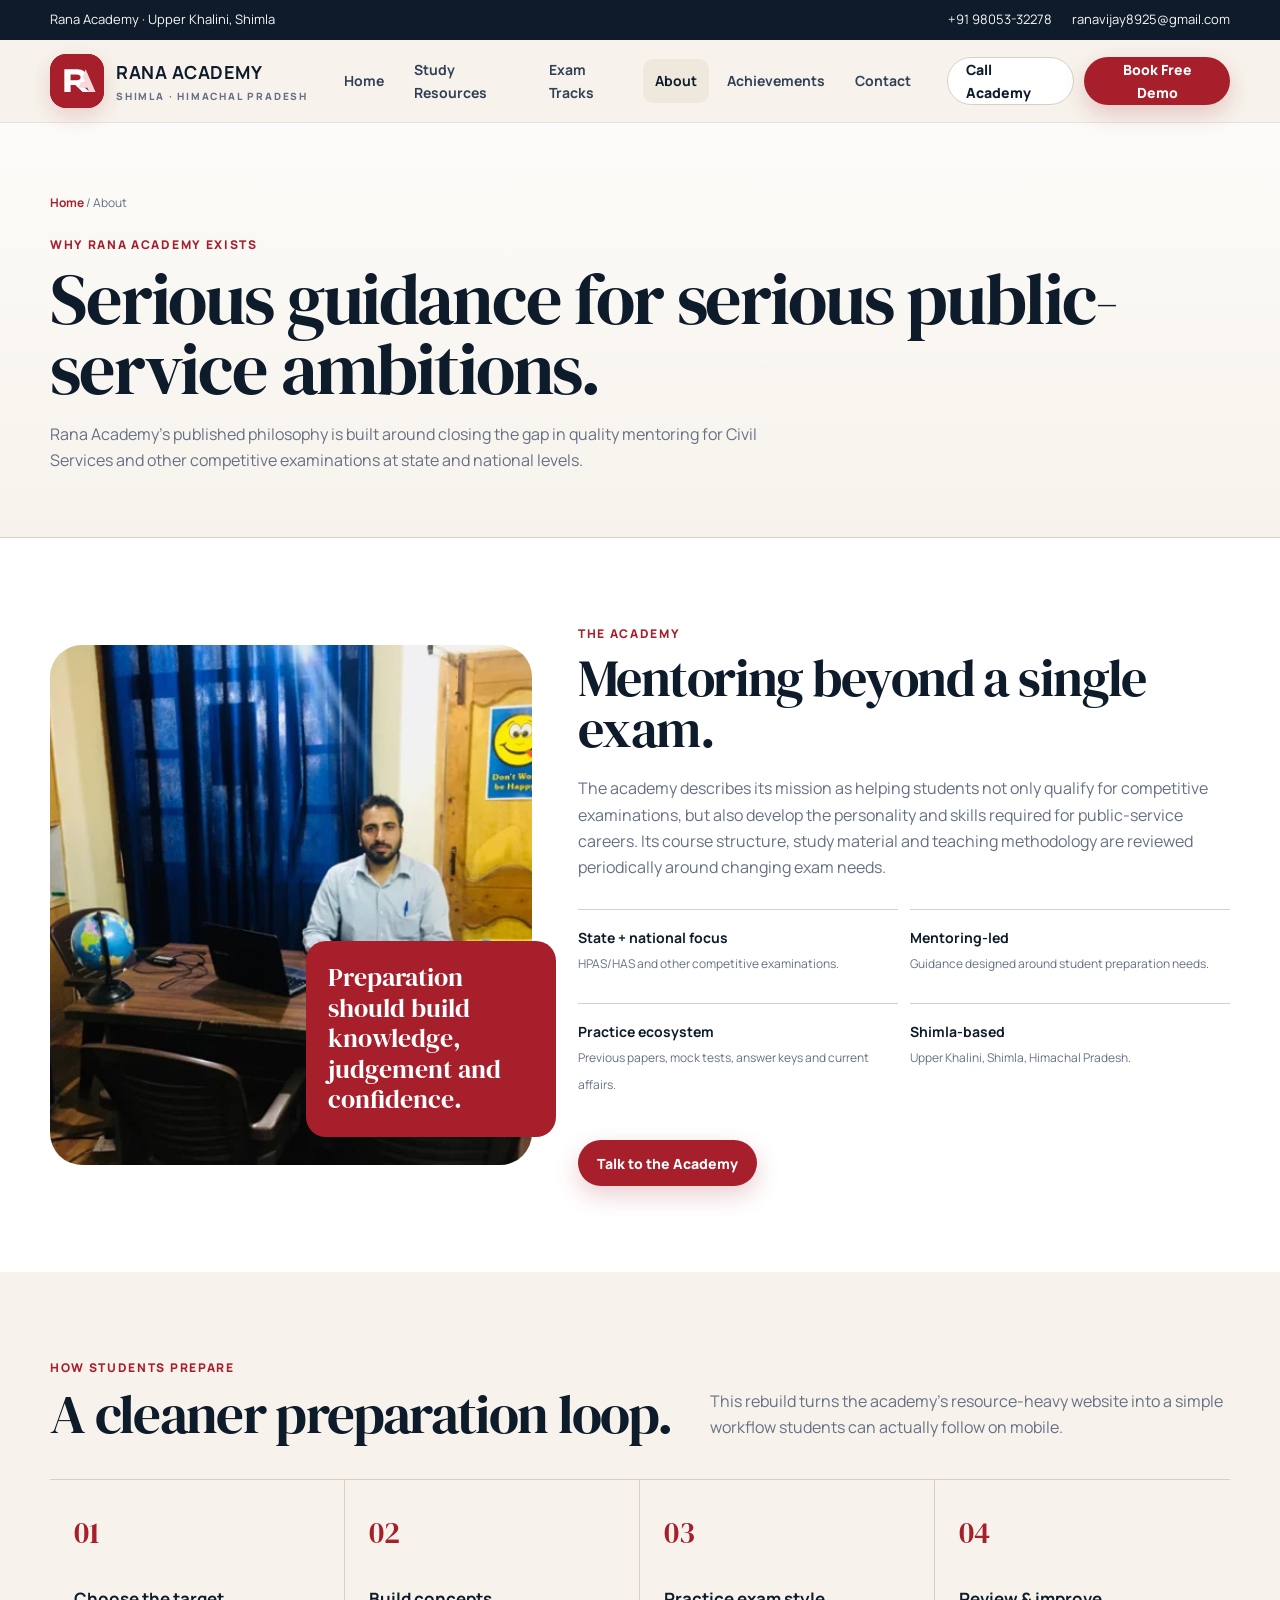
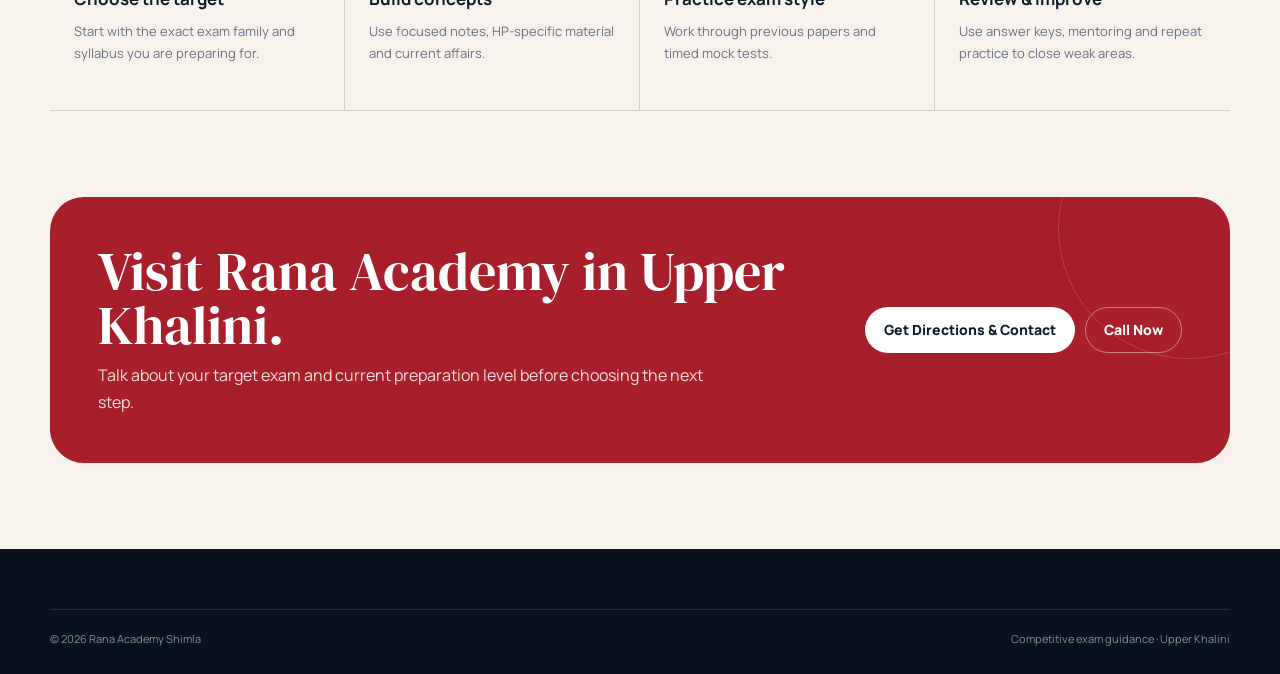
<file: about.html>
<!doctype html><html lang="en"><head><meta charset="utf-8"><meta name="viewport" content="width=device-width,initial-scale=1"><title>About Rana Academy Shimla | Competitive Exam Guidance</title><meta name="description" content="Learn about Rana Academy Shimla's approach to competitive exam guidance, mentoring, study resources and public-service preparation."><meta name="theme-color" content="#0d1b2a"><link rel="canonical" href="https://ranaacademyshimla.com/about.html"><link rel="stylesheet" href="assets/css/style.css"><link rel="icon" href="assets/images/rana-mark.svg" type="image/svg+xml"></head><body>
<a class="skip-link" href="#main">Skip to content</a><div class="topbar"><div class="container"><div>Rana Academy · Upper Khalini, Shimla</div><div class="topbar-links"><span>+91 98053-32278</span><span>ranavijay8925@gmail.com</span></div></div></div>
<header class="header"><div class="container nav"><a class="brand" href="index.html"><img src="assets/images/rana-mark.svg" alt="Rana Academy"><span class="brand-text"><strong>RANA ACADEMY</strong><span>Shimla · Himachal Pradesh</span></span></a><nav class="nav-links" aria-label="Primary"><a href="index.html">Home</a><a href="resources.html">Study Resources</a><a href="courses.html">Exam Tracks</a><a class="active" href="about.html" aria-current="page">About</a><a href="achievements.html">Achievements</a><a href="contact.html">Contact</a></nav><div class="nav-cta"><a class="btn btn-secondary" href="tel:+919805332278">Call Academy</a><button class="btn btn-primary" data-demo>Book Free Demo</button><button class="menu-toggle" aria-label="Open navigation" aria-expanded="false"><svg viewBox="0 0 24 24"><path d="M4 6h16M4 12h16M4 18h16" fill="none" stroke="currentColor" stroke-width="2" stroke-linecap="round"/></svg></button></div></div></header>
<main id="main"><section class="page-hero about-hero"><div class="container"><div class="breadcrumbs"><a href="index.html">Home</a> / About</div><div class="section-kicker">Why Rana Academy Exists</div><h1 class="display">Serious guidance for serious public-service ambitions.</h1><p>Rana Academy's published philosophy is built around closing the gap in quality mentoring for Civil Services and other competitive examinations at state and national levels.</p></div></section>
<section class="section section-white"><div class="container story-grid"><div class="story-photo reveal"><img loading="lazy" decoding="async" src="assets/images/founder.webp" alt="Rana Academy mentor at the academy office" width="450" height="480"><div class="story-quote"><strong>Preparation should build knowledge, judgement and confidence.</strong></div></div><div class="story-copy reveal"><div class="section-kicker">The Academy</div><h2 class="display">Mentoring beyond a single exam.</h2><p>The academy describes its mission as helping students not only qualify for competitive examinations, but also develop the personality and skills required for public-service careers. Its course structure, study material and teaching methodology are reviewed periodically around changing exam needs.</p><div class="story-points"><div class="story-point"><strong>State + national focus</strong><span>HPAS/HAS and other competitive examinations.</span></div><div class="story-point"><strong>Mentoring-led</strong><span>Guidance designed around student preparation needs.</span></div><div class="story-point"><strong>Practice ecosystem</strong><span>Previous papers, mock tests, answer keys and current affairs.</span></div><div class="story-point"><strong>Shimla-based</strong><span>Upper Khalini, Shimla, Himachal Pradesh.</span></div></div><a class="btn btn-primary" href="contact.html">Talk to the Academy</a></div></div></section>
<section class="section"><div class="container"><div class="section-head"><div><div class="section-kicker">How Students Prepare</div><h2 class="display">A cleaner preparation loop.</h2></div><p>This rebuild turns the academy's resource-heavy website into a simple workflow students can actually follow on mobile.</p></div><div class="process-grid"><article><span>01</span><h3>Choose the target</h3><p>Start with the exact exam family and syllabus you are preparing for.</p></article><article><span>02</span><h3>Build concepts</h3><p>Use focused notes, HP-specific material and current affairs.</p></article><article><span>03</span><h3>Practice exam style</h3><p>Work through previous papers and timed mock tests.</p></article><article><span>04</span><h3>Review & improve</h3><p>Use answer keys, mentoring and repeat practice to close weak areas.</p></article></div></div></section>
<section class="cta-band"><div class="container"><div class="cta-card"><div><h2>Visit Rana Academy in Upper Khalini.</h2><p>Talk about your target exam and current preparation level before choosing the next step.</p></div><div class="actions"><a class="btn btn-light" href="contact.html">Get Directions & Contact</a><a class="btn btn-outline-light" href="tel:+919805332278">Call Now</a></div></div></div></section></main>
<footer class="footer"><div class="container"><div class="footer-bottom" style="margin-top:0"><span>© 2026 Rana Academy Shimla</span><span>Competitive exam guidance · Upper Khalini</span></div></div></footer>
<div class="modal" id="demoModal" role="dialog" aria-modal="true" aria-labelledby="demoTitle"><div class="modal-card"><button class="modal-close" aria-label="Close"><svg viewBox="0 0 24 24"><path d="m6 6 12 12M18 6 6 18" fill="none" stroke="currentColor" stroke-width="2" stroke-linecap="round"/></svg></button><h3 id="demoTitle">Book free counselling</h3><p>Send your exam details directly on WhatsApp.</p><form class="form-grid" data-wa-form="demo"><div class="field"><label for="demoName">Name</label><input id="demoName" name="name" required></div><div class="field"><label for="demoPhone">Phone</label><input id="demoPhone" name="phone" inputmode="tel" required></div><div class="field full"><label for="demoExam">Exam</label><input id="demoExam" name="exam" placeholder="e.g. HPAS, Allied, HP Police"></div><div class="field full"><button class="btn btn-primary">Continue on WhatsApp</button></div></form></div></div>
<div class="mobile-dock"><a href="tel:+919805332278"><span>Call</span></a><button class="primary" data-demo><span>Free Demo</span></button><a href="https://wa.me/919805332278"><span>WhatsApp</span></a></div><script src="assets/js/main.js" defer></script></body></html>
</file>
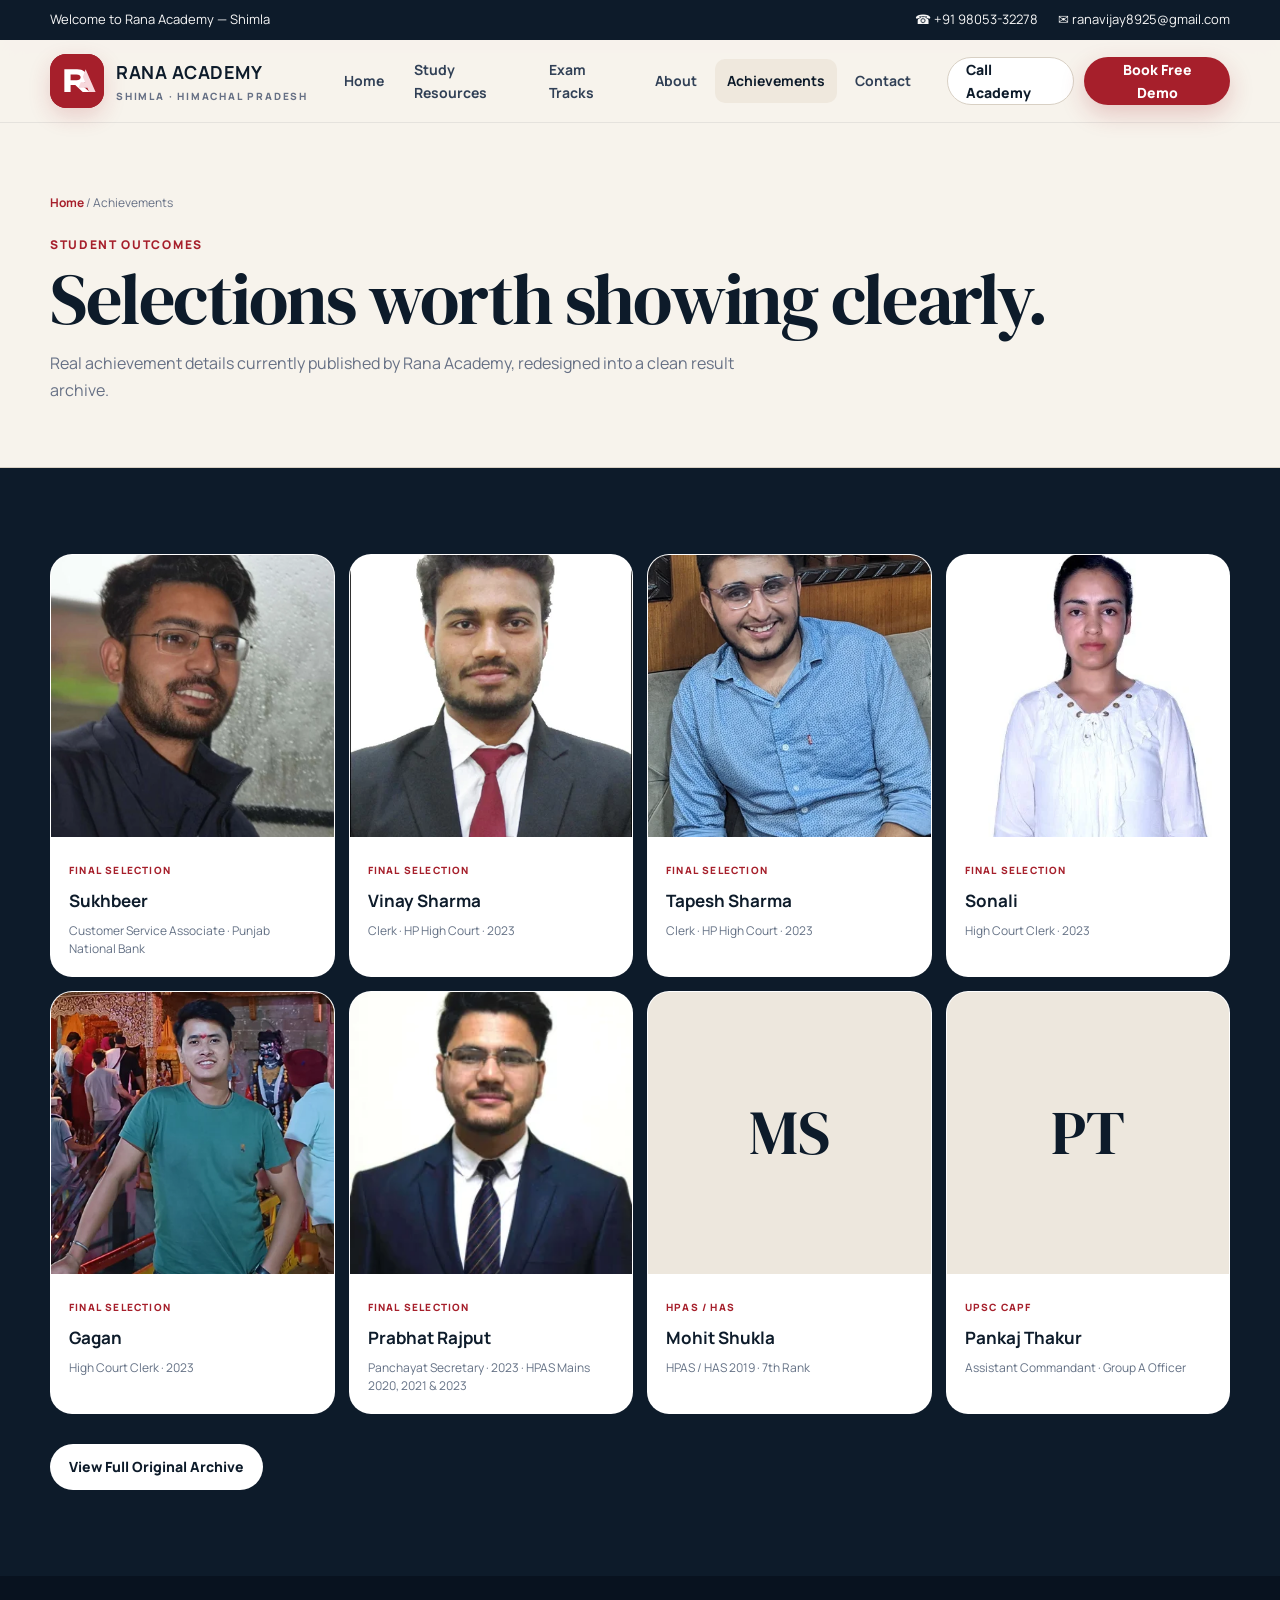
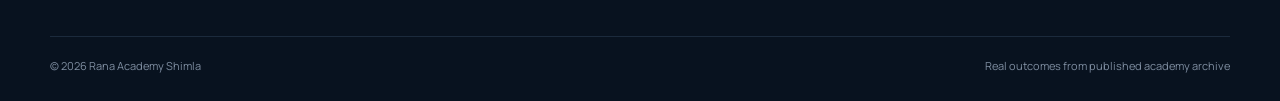
<file: achievements.html>
<!doctype html><html lang="en"><head><meta charset="utf-8"><meta name="viewport" content="width=device-width,initial-scale=1"><title>Achievements | Rana Academy Shimla</title><meta name="description" content="Selected student achievements published by Rana Academy Shimla across HP High Court, HP Police, HPAS and other competitive exams."><link rel="stylesheet" href="assets/css/style.css"></head><body>
<div class="topbar"><div class="container"><div>Welcome to Rana Academy — Shimla</div><div class="topbar-links"><span>☎ +91 98053-32278</span><span>✉ ranavijay8925@gmail.com</span></div></div></div>
<header class="header"><div class="container nav"><a class="brand" href="index.html"><img src="assets/images/rana-mark.svg" alt="Rana Academy logo"><span class="brand-text"><strong>RANA ACADEMY</strong><span>Shimla · Himachal Pradesh</span></span></a><nav class="nav-links"><a href="index.html">Home</a><a href="resources.html">Study Resources</a><a href="courses.html">Exam Tracks</a><a href="about.html">About</a><a class="active" href="achievements.html">Achievements</a><a href="contact.html">Contact</a></nav><div class="nav-cta"><a class="btn btn-secondary" href="tel:+919805332278">Call Academy</a><button class="btn btn-primary" data-demo>Book Free Demo</button><button class="menu-toggle" aria-label="Open navigation" aria-expanded="false"><svg viewBox="0 0 24 24" aria-hidden="true"><path d="M4 6h16M4 12h16M4 18h16" fill="none" stroke="currentColor" stroke-width="2" stroke-linecap="round"/></svg></button></div></div></header>
<main><section class="page-hero"><div class="container"><div class="breadcrumbs"><a href="index.html">Home</a> / Achievements</div><div class="section-kicker">Student Outcomes</div><h1 class="display">Selections worth showing clearly.</h1><p>Real achievement details currently published by Rana Academy, redesigned into a clean result archive.</p></div></section><section class="section section-ink"><div class="container"><div class="all-results">
<article class="student-card"><div class="student-image"><img src="assets/images/sukhbeer.webp" alt="Sukhbeer"></div><div class="student-info"><small>Final Selection</small><h3>Sukhbeer</h3><p>Customer Service Associate · Punjab National Bank</p></div></article>
<article class="student-card"><div class="student-image"><img src="assets/images/vinay.webp" alt="Vinay Sharma"></div><div class="student-info"><small>Final Selection</small><h3>Vinay Sharma</h3><p>Clerk · HP High Court · 2023</p></div></article>
<article class="student-card"><div class="student-image"><img src="assets/images/tapesh.webp" alt="Tapesh Sharma"></div><div class="student-info"><small>Final Selection</small><h3>Tapesh Sharma</h3><p>Clerk · HP High Court · 2023</p></div></article>
<article class="student-card"><div class="student-image"><img src="assets/images/sonali.webp" alt="Sonali"></div><div class="student-info"><small>Final Selection</small><h3>Sonali</h3><p>High Court Clerk · 2023</p></div></article>
<article class="student-card"><div class="student-image"><img src="assets/images/gagan.webp" alt="Gagan"></div><div class="student-info"><small>Final Selection</small><h3>Gagan</h3><p>High Court Clerk · 2023</p></div></article>
<article class="student-card"><div class="student-image"><img src="assets/images/prabhat.webp" alt="Prabhat Rajput"></div><div class="student-info"><small>Final Selection</small><h3>Prabhat Rajput</h3><p>Panchayat Secretary · 2023 · HPAS Mains 2020, 2021 & 2023</p></div></article>
<article class="student-card"><div class="student-image" style="display:grid;place-items:center;background:#ede7dd;font-family:'DM Serif Display';font-size:62px">MS</div><div class="student-info"><small>HPAS / HAS</small><h3>Mohit Shukla</h3><p>HPAS / HAS 2019 · 7th Rank</p></div></article>
<article class="student-card"><div class="student-image" style="display:grid;place-items:center;background:#ede7dd;font-family:'DM Serif Display';font-size:62px">PT</div><div class="student-info"><small>UPSC CAPF</small><h3>Pankaj Thakur</h3><p>Assistant Commandant · Group A Officer</p></div></article>
</div><div style="margin-top:30px"><a class="btn btn-light" target="_blank" rel="noopener" href="https://ranaacademyshimla.com/achievement/">View Full Original Archive</a></div></div></section></main>
<footer class="footer"><div class="container"><div class="footer-bottom" style="margin-top:0"><span>© 2026 Rana Academy Shimla</span><span>Real outcomes from published academy archive</span></div></div></footer><div class="modal" id="demoModal"><div class="modal-card"><button class="modal-close" aria-label="Close"><svg viewBox="0 0 24 24" aria-hidden="true"><path d="m6 6 12 12M18 6 6 18" fill="none" stroke="currentColor" stroke-width="2" stroke-linecap="round"/></svg></button><h3>Book free counselling</h3><p>Send your exam details directly on WhatsApp.</p><form class="form-grid" data-wa-form="demo"><div class="field"><label>Name</label><input name="name" id="demoName" required></div><div class="field"><label>Phone</label><input name="phone" required></div><div class="field full"><label>Exam</label><input name="exam"></div><div class="field full"><button class="btn btn-primary">Continue on WhatsApp</button></div></form></div></div><div class="mobile-dock"><a href="tel:+919805332278" aria-label="Call Rana Academy"><svg viewBox="0 0 24 24" aria-hidden="true"><path d="M7.2 3.8 10 7.4 8.2 9.7c1.1 2.3 2.9 4.1 5.2 5.2l2.3-1.8 3.6 2.8c.5.4.7 1 .5 1.6-.5 1.5-1.9 2.6-3.5 2.5C9.6 19.5 4.5 14.4 4 7.7 3.9 6.1 5 4.7 6.5 4.2c.2-.1.5-.2.7-.4Z" fill="none" stroke="currentColor" stroke-width="1.7" stroke-linecap="round" stroke-linejoin="round"/></svg><span>Call</span></a><button class="primary" data-demo aria-label="Book free counselling"><svg viewBox="0 0 24 24" aria-hidden="true"><path d="M12 3v18M3 12h18" fill="none" stroke="currentColor" stroke-width="2" stroke-linecap="round"/></svg><span>Free Demo</span></button><a href="https://wa.me/919805332278" aria-label="WhatsApp Rana Academy"><svg viewBox="0 0 24 24" aria-hidden="true"><path d="M20 11.6a8 8 0 0 1-11.8 7l-4.2 1.2 1.3-4A8 8 0 1 1 20 11.6Z" fill="none" stroke="currentColor" stroke-width="1.7"/><path d="M9 8.1c.2 2.4 2.1 4.4 4.5 4.8" fill="none" stroke="currentColor" stroke-width="1.7" stroke-linecap="round"/></svg><span>WhatsApp</span></a></div><script src="assets/js/main.js" defer></script></body></html>
</file>
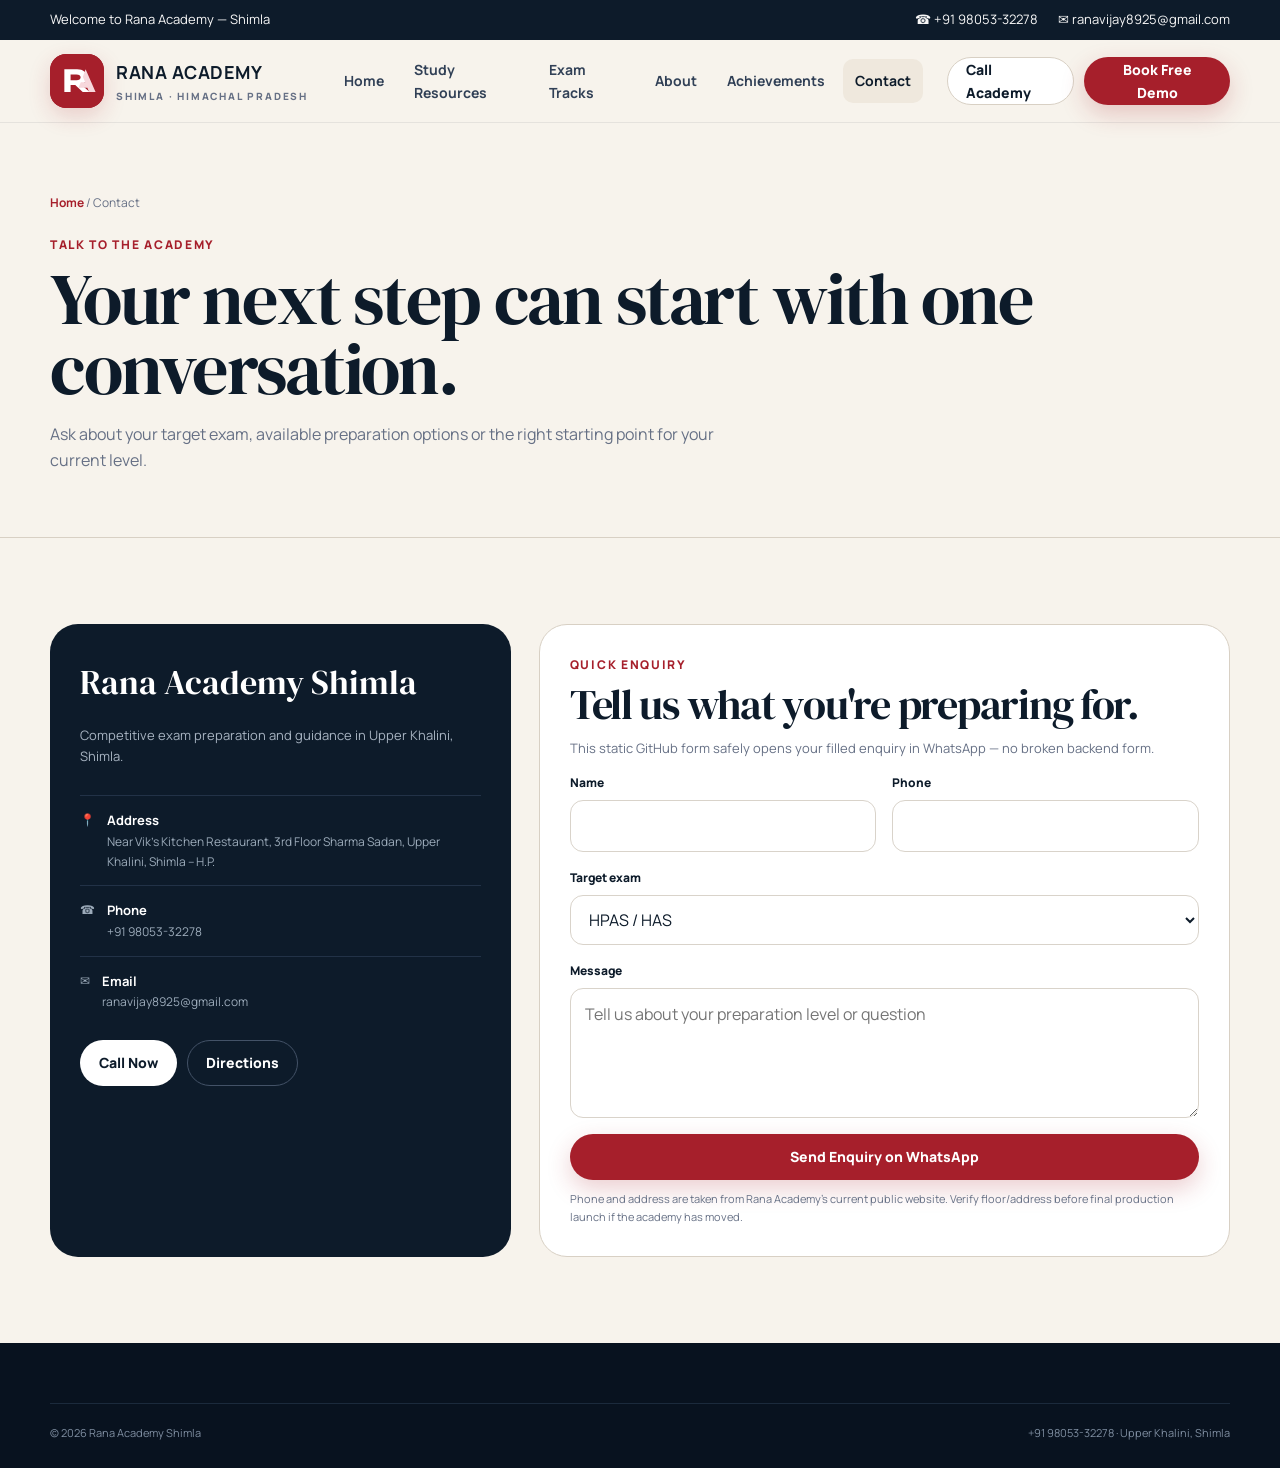
<file: contact.html>
<!doctype html><html lang="en"><head><meta charset="utf-8"><meta name="viewport" content="width=device-width,initial-scale=1"><title>Contact Rana Academy Shimla</title><meta name="description" content="Contact Rana Academy in Upper Khalini, Shimla for government exam coaching and counselling."><link rel="stylesheet" href="assets/css/style.css"></head><body>
<div class="topbar"><div class="container"><div>Welcome to Rana Academy — Shimla</div><div class="topbar-links"><span>☎ +91 98053-32278</span><span>✉ ranavijay8925@gmail.com</span></div></div></div>
<header class="header"><div class="container nav"><a class="brand" href="index.html"><img src="assets/images/rana-mark.svg" alt="Rana Academy logo"><span class="brand-text"><strong>RANA ACADEMY</strong><span>Shimla · Himachal Pradesh</span></span></a><nav class="nav-links"><a href="index.html">Home</a><a href="resources.html">Study Resources</a><a href="courses.html">Exam Tracks</a><a href="about.html">About</a><a href="achievements.html">Achievements</a><a class="active" href="contact.html">Contact</a></nav><div class="nav-cta"><a class="btn btn-secondary" href="tel:+919805332278">Call Academy</a><button class="btn btn-primary" data-demo>Book Free Demo</button><button class="menu-toggle" aria-label="Open navigation" aria-expanded="false"><svg viewBox="0 0 24 24" aria-hidden="true"><path d="M4 6h16M4 12h16M4 18h16" fill="none" stroke="currentColor" stroke-width="2" stroke-linecap="round"/></svg></button></div></div></header>
<main><section class="page-hero"><div class="container"><div class="breadcrumbs"><a href="index.html">Home</a> / Contact</div><div class="section-kicker">Talk to the Academy</div><h1 class="display">Your next step can start with one conversation.</h1><p>Ask about your target exam, available preparation options or the right starting point for your current level.</p></div></section><section class="section"><div class="container contact-grid"><aside class="contact-aside"><h3>Rana Academy Shimla</h3><p>Competitive exam preparation and guidance in Upper Khalini, Shimla.</p><div class="contact-list"><div class="contact-row"><span>📍</span><div><strong>Address</strong><span>Near Vik's Kitchen Restaurant, 3rd Floor Sharma Sadan, Upper Khalini, Shimla – H.P.</span></div></div><div class="contact-row"><span>☎</span><div><strong>Phone</strong><span>+91 98053-32278</span></div></div><div class="contact-row"><span>✉</span><div><strong>Email</strong><span>ranavijay8925@gmail.com</span></div></div></div><div style="margin-top:28px;display:flex;gap:10px;flex-wrap:wrap"><a class="btn btn-light" href="tel:+919805332278">Call Now</a><a class="btn" style="color:white;border-color:#435267" href="https://maps.google.com/?q=Rana+Academy+Upper+Khalini+Shimla" target="_blank" rel="noopener">Directions</a></div></aside><div class="form-card"><div class="section-kicker">Quick Enquiry</div><h2 class="display" style="font-size:42px;margin:0 0 10px">Tell us what you're preparing for.</h2><p style="color:var(--muted);font-size:13px">This static GitHub form safely opens your filled enquiry in WhatsApp — no broken backend form.</p><form class="form-grid" data-wa-form="contact"><div class="field"><label for="name">Name</label><input id="name" name="name" required></div><div class="field"><label for="phone">Phone</label><input id="phone" name="phone" inputmode="tel" required></div><div class="field full"><label for="exam">Target exam</label><select id="exam" name="exam"><option>HPAS / HAS</option><option>Allied / Subordinate</option><option>HP Police</option><option>SSC / Banking</option><option>TET / Teaching</option><option>Patwari / Forest Guard</option><option>Other</option></select></div><div class="field full"><label for="message">Message</label><textarea id="message" name="message" placeholder="Tell us about your preparation level or question"></textarea></div><div class="field full"><button class="btn btn-primary" type="submit">Send Enquiry on WhatsApp</button></div></form><div class="form-note">Phone and address are taken from Rana Academy's current public website. Verify floor/address before final production launch if the academy has moved.</div></div></div></section></main>
<footer class="footer"><div class="container"><div class="footer-bottom" style="margin-top:0"><span>© 2026 Rana Academy Shimla</span><span>+91 98053-32278 · Upper Khalini, Shimla</span></div></div></footer><div class="modal" id="demoModal"><div class="modal-card"><button class="modal-close" aria-label="Close"><svg viewBox="0 0 24 24" aria-hidden="true"><path d="m6 6 12 12M18 6 6 18" fill="none" stroke="currentColor" stroke-width="2" stroke-linecap="round"/></svg></button><h3>Book free counselling</h3><p>Send your details directly on WhatsApp.</p><form class="form-grid" data-wa-form="demo"><div class="field"><label>Name</label><input id="demoName" name="name" required></div><div class="field"><label>Phone</label><input name="phone" required></div><div class="field full"><label>Exam</label><input name="exam"></div><div class="field full"><button class="btn btn-primary">Continue on WhatsApp</button></div></form></div></div><div class="mobile-dock"><a href="tel:+919805332278" aria-label="Call Rana Academy"><svg viewBox="0 0 24 24" aria-hidden="true"><path d="M7.2 3.8 10 7.4 8.2 9.7c1.1 2.3 2.9 4.1 5.2 5.2l2.3-1.8 3.6 2.8c.5.4.7 1 .5 1.6-.5 1.5-1.9 2.6-3.5 2.5C9.6 19.5 4.5 14.4 4 7.7 3.9 6.1 5 4.7 6.5 4.2c.2-.1.5-.2.7-.4Z" fill="none" stroke="currentColor" stroke-width="1.7" stroke-linecap="round" stroke-linejoin="round"/></svg><span>Call</span></a><button class="primary" data-demo aria-label="Book free counselling"><svg viewBox="0 0 24 24" aria-hidden="true"><path d="M12 3v18M3 12h18" fill="none" stroke="currentColor" stroke-width="2" stroke-linecap="round"/></svg><span>Free Demo</span></button><a href="https://wa.me/919805332278" aria-label="WhatsApp Rana Academy"><svg viewBox="0 0 24 24" aria-hidden="true"><path d="M20 11.6a8 8 0 0 1-11.8 7l-4.2 1.2 1.3-4A8 8 0 1 1 20 11.6Z" fill="none" stroke="currentColor" stroke-width="1.7"/><path d="M9 8.1c.2 2.4 2.1 4.4 4.5 4.8" fill="none" stroke="currentColor" stroke-width="1.7" stroke-linecap="round"/></svg><span>WhatsApp</span></a></div><script src="assets/js/main.js" defer></script></body></html>
</file>
<file: assets/css/style.css>
@import url('https://fonts.googleapis.com/css2?family=DM+Serif+Display&family=Manrope:wght@400;500;600;700;800&display=swap');

:root{
  --ink:#0d1b2a;
  --ink-2:#17263a;
  --red:#a61f2b;
  --red-dark:#7d1420;
  --paper:#f7f3ec;
  --paper-2:#efe8dd;
  --white:#ffffff;
  --muted:#667085;
  --line:#d8d0c4;
  --success:#1f6b4f;
  --shadow:0 18px 45px rgba(13,27,42,.10);
  --radius:24px;
  --radius-sm:16px;
  --container:min(1180px, calc(100% - 32px));
}
*{box-sizing:border-box}
html{scroll-behavior:smooth}
body{margin:0;background:var(--paper);color:var(--ink);font-family:'Manrope',sans-serif;line-height:1.65;-webkit-font-smoothing:antialiased}
img{display:block;max-width:100%}
a{color:inherit;text-decoration:none}
button,input,textarea,select{font:inherit}
button{cursor:pointer}
.container{width:var(--container);margin-inline:auto}
.sr-only{position:absolute;width:1px;height:1px;padding:0;margin:-1px;overflow:hidden;clip:rect(0,0,0,0);white-space:nowrap;border:0}
.skip-link{position:fixed;left:16px;top:-60px;z-index:999;background:var(--ink);color:white;padding:10px 14px;border-radius:10px}.skip-link:focus{top:16px}

.topbar{background:var(--ink);color:#f7f7f7;font-size:13px}.topbar .container{display:flex;justify-content:space-between;gap:20px;align-items:center;min-height:40px}.topbar-links{display:flex;gap:20px;align-items:center}.topbar svg{width:15px;height:15px;vertical-align:-2px;margin-right:6px}
.header{position:sticky;top:0;z-index:100;background:rgba(247,243,236,.94);backdrop-filter:blur(14px);border-bottom:1px solid rgba(13,27,42,.08)}
.nav{height:82px;display:flex;align-items:center;justify-content:space-between;gap:24px}
.brand{display:flex;align-items:center;gap:12px;min-width:max-content}.brand img{width:54px;height:54px;object-fit:contain}.brand-text strong{display:block;font-size:18px;letter-spacing:.03em}.brand-text span{display:block;font-size:10px;color:var(--muted);text-transform:uppercase;letter-spacing:.18em;font-weight:800}
.nav-links{display:flex;gap:6px;align-items:center}.nav-links a{padding:10px 12px;border-radius:10px;font-size:14px;font-weight:700;color:#314056}.nav-links a:hover,.nav-links a.active{background:var(--paper-2);color:var(--ink)}
.nav-cta{display:flex;align-items:center;gap:10px}.btn{display:inline-flex;justify-content:center;align-items:center;gap:9px;min-height:46px;padding:0 18px;border-radius:999px;border:1px solid transparent;font-weight:800;font-size:14px;transition:.25s ease}.btn svg{width:18px;height:18px}.btn-primary{background:var(--red);color:#fff;box-shadow:0 9px 24px rgba(166,31,43,.22)}.btn-primary:hover{background:var(--red-dark);transform:translateY(-1px)}.btn-secondary{background:white;border-color:var(--line)}.btn-secondary:hover{border-color:#b8ada0;transform:translateY(-1px)}.btn-dark{background:var(--ink);color:white}.btn-light{background:#fff;color:var(--ink)}
.menu-toggle{display:none;border:0;background:transparent;padding:8px}.menu-toggle svg{width:28px;height:28px}

.hero{position:relative;overflow:hidden;padding:52px 0 34px}.hero:before{content:"";position:absolute;width:520px;height:520px;border-radius:50%;background:rgba(166,31,43,.07);right:-240px;top:-140px;pointer-events:none}.hero-grid{display:grid;grid-template-columns:1.05fr .95fr;gap:52px;align-items:center}.eyebrow{display:inline-flex;align-items:center;gap:8px;font-size:12px;font-weight:800;letter-spacing:.14em;text-transform:uppercase;color:var(--red);margin-bottom:18px}.eyebrow:before{content:"";width:26px;height:2px;background:currentColor}.hero h1,.display{font-family:'DM Serif Display',serif;font-weight:400;letter-spacing:-.03em;line-height:.98}.hero h1{font-size:clamp(46px,6vw,82px);margin:0 0 22px;max-width:800px}.hero h1 em{font-style:normal;color:var(--red)}.hero-copy{font-size:18px;color:#4b586b;max-width:680px;margin:0 0 28px}.hero-actions{display:flex;flex-wrap:wrap;gap:12px}.hero-proof{display:flex;gap:10px;flex-wrap:wrap;margin-top:28px}.proof-pill{display:flex;align-items:center;gap:8px;border:1px solid var(--line);border-radius:999px;padding:8px 12px;background:rgba(255,255,255,.54);font-size:12px;font-weight:800;color:#46566a}.proof-pill svg{width:15px;height:15px;color:var(--success)}
.hero-visual{position:relative;min-height:560px}.hero-photo{position:absolute;right:0;top:0;width:88%;height:500px;border-radius:40px 40px 120px 40px;overflow:hidden;box-shadow:var(--shadow);background:#ddd}.hero-photo img{width:100%;height:100%;object-fit:cover}.hero-photo:after{content:"";position:absolute;inset:0;background:linear-gradient(180deg,transparent 62%,rgba(13,27,42,.30))}.floating-card{position:absolute;background:#fff;border:1px solid rgba(13,27,42,.08);box-shadow:var(--shadow);border-radius:20px;padding:18px}.result-card{left:0;bottom:22px;width:270px}.result-card .label{font-size:11px;text-transform:uppercase;letter-spacing:.12em;color:var(--red);font-weight:800}.result-card strong{display:block;font-size:18px;line-height:1.25;margin:4px 0}.result-card p{font-size:12px;color:var(--muted);margin:0}.photo-tag{right:18px;bottom:36px;padding:10px 13px;border-radius:999px;font-size:12px;font-weight:800;background:var(--ink);color:white;border:none;box-shadow:none}

.trust-strip{padding:16px 0 48px}.trust-inner{border-top:1px solid var(--line);border-bottom:1px solid var(--line);display:grid;grid-template-columns:repeat(4,1fr)}.trust-item{padding:20px 18px;border-right:1px solid var(--line)}.trust-item:last-child{border-right:0}.trust-item small{display:block;font-size:11px;color:var(--muted);text-transform:uppercase;letter-spacing:.12em;font-weight:800}.trust-item strong{font-size:14px}

.section{padding:86px 0}.section-white{background:#fff}.section-ink{background:var(--ink);color:#fff}.section-head{display:flex;align-items:end;justify-content:space-between;gap:30px;margin-bottom:38px}.section-head .display{font-size:clamp(38px,4.3vw,60px);margin:0;max-width:720px}.section-head p{max-width:520px;color:var(--muted);margin:0}.section-ink .section-head p{color:#b9c3d0}.section-kicker{font-size:12px;color:var(--red);font-weight:800;text-transform:uppercase;letter-spacing:.14em;margin-bottom:9px}.section-ink .section-kicker{color:#f2b9bf}

.exam-grid{display:grid;grid-template-columns:repeat(4,1fr);gap:14px}.exam-card{min-height:220px;border:1px solid var(--line);border-radius:22px;padding:24px;background:#fff;display:flex;flex-direction:column;justify-content:space-between;transition:.25s ease}.exam-card:hover{transform:translateY(-4px);box-shadow:var(--shadow);border-color:#c5b9a9}.exam-icon{width:46px;height:46px;border-radius:14px;background:var(--paper);display:grid;place-items:center}.exam-icon svg{width:22px;height:22px}.exam-card h3{font-size:18px;margin:24px 0 8px}.exam-card p{margin:0;color:var(--muted);font-size:13px}.exam-link{margin-top:16px;font-size:12px;font-weight:800;color:var(--red);display:flex;align-items:center;gap:6px}

.resource-panel{display:grid;grid-template-columns:1.2fr .8fr;gap:22px}.resource-feature{border-radius:30px;padding:34px;background:var(--paper);border:1px solid var(--line);position:relative;overflow:hidden}.resource-feature:after{content:"HP";position:absolute;right:-20px;bottom:-68px;font-family:'DM Serif Display',serif;font-size:180px;color:rgba(166,31,43,.05)}.resource-feature h3{font-family:'DM Serif Display',serif;font-size:36px;font-weight:400;margin:8px 0 12px}.resource-feature p{max-width:590px;color:var(--muted)}.resource-list{display:grid;gap:12px}.resource-item{display:flex;align-items:center;justify-content:space-between;gap:16px;padding:17px 18px;background:#fff;border:1px solid var(--line);border-radius:16px;transition:.2s ease}.resource-item:hover{border-color:#b8ada0;transform:translateX(2px)}.resource-item strong{font-size:14px}.resource-item span{font-size:12px;color:var(--muted)}.resource-item svg{width:18px;height:18px;flex:0 0 auto}

.results-grid{display:grid;grid-template-columns:repeat(4,1fr);gap:14px}.student-card{background:#fff;color:var(--ink);border-radius:22px;overflow:hidden;border:1px solid rgba(255,255,255,.12)}.student-image{aspect-ratio:1/1;overflow:hidden;background:#d9d9d9}.student-image img{width:100%;height:100%;object-fit:cover;transition:transform .4s ease}.student-card:hover img{transform:scale(1.03)}.student-info{padding:18px}.student-info small{color:var(--red);font-size:10px;font-weight:800;text-transform:uppercase;letter-spacing:.12em}.student-info h3{font-size:17px;margin:5px 0 7px}.student-info p{color:#647185;font-size:12px;margin:0;line-height:1.5}

.story-grid{display:grid;grid-template-columns:.85fr 1.15fr;gap:46px;align-items:center}.story-photo{position:relative}.story-photo img{width:100%;height:520px;object-fit:cover;border-radius:32px}.story-quote{position:absolute;right:-24px;bottom:28px;width:250px;background:var(--red);color:white;padding:22px;border-radius:20px}.story-quote strong{font-family:'DM Serif Display',serif;font-size:26px;font-weight:400;line-height:1.1}.story-copy .display{font-size:52px;margin:0 0 20px}.story-copy p{color:var(--muted);font-size:16px}.story-points{display:grid;grid-template-columns:1fr 1fr;gap:12px;margin:28px 0}.story-point{border-top:1px solid var(--line);padding:16px 0}.story-point strong{display:block;font-size:14px}.story-point span{font-size:12px;color:var(--muted)}

.cta-band{padding:0 0 86px}.cta-card{background:var(--red);color:white;border-radius:34px;padding:48px;display:grid;grid-template-columns:1fr auto;align-items:center;gap:36px;position:relative;overflow:hidden}.cta-card:after{content:"";position:absolute;width:260px;height:260px;border:1px solid rgba(255,255,255,.16);border-radius:50%;right:-90px;top:-100px}.cta-card h2{font-family:'DM Serif Display',serif;font-size:clamp(34px,4.2vw,54px);font-weight:400;line-height:1;margin:0 0 10px}.cta-card p{margin:0;color:#f8dfe2;max-width:640px}.cta-card .actions{display:flex;gap:10px;position:relative;z-index:2}

.footer{background:#08121f;color:#dce4ee;padding:60px 0 26px}.footer-grid{display:grid;grid-template-columns:1.2fr .7fr .7fr .9fr;gap:32px}.footer .brand-text span{color:#91a0b1}.footer p{color:#94a3b8;font-size:13px;max-width:360px}.footer h4{font-size:13px;text-transform:uppercase;letter-spacing:.12em;margin:8px 0 16px}.footer a{display:block;color:#b7c2cf;font-size:13px;margin:10px 0}.footer a:hover{color:white}.footer-bottom{margin-top:42px;padding-top:20px;border-top:1px solid #1b2a3c;display:flex;justify-content:space-between;color:#7f8ea1;font-size:11px}

.page-hero{padding:70px 0 48px;border-bottom:1px solid var(--line)}.page-hero .display{font-size:clamp(46px,6vw,72px);margin:0 0 14px}.page-hero p{color:var(--muted);max-width:720px}.breadcrumbs{font-size:12px;color:var(--muted);margin-bottom:22px}.breadcrumbs a{font-weight:700;color:var(--red)}
.filterbar{display:flex;gap:10px;flex-wrap:wrap;margin-bottom:28px}.filter-btn{border:1px solid var(--line);background:white;padding:10px 14px;border-radius:999px;font-size:12px;font-weight:800;color:#435066}.filter-btn.active{background:var(--ink);color:white;border-color:var(--ink)}
.resource-cards{display:grid;grid-template-columns:repeat(3,1fr);gap:14px}.resource-card{background:#fff;border:1px solid var(--line);border-radius:22px;padding:24px;min-height:220px;display:flex;flex-direction:column}.resource-card .tag{font-size:10px;font-weight:800;letter-spacing:.12em;text-transform:uppercase;color:var(--red)}.resource-card h3{font-size:20px;margin:14px 0 9px}.resource-card p{font-size:13px;color:var(--muted);margin:0 0 20px}.resource-card .btn{margin-top:auto;align-self:flex-start}
.all-results{display:grid;grid-template-columns:repeat(4,1fr);gap:14px}

.contact-grid{display:grid;grid-template-columns:.8fr 1.2fr;gap:28px}.contact-aside{background:var(--ink);color:white;border-radius:28px;padding:30px}.contact-aside h3{font-family:'DM Serif Display',serif;font-size:34px;font-weight:400;margin:0 0 14px}.contact-aside p{color:#a8b4c2;font-size:13px}.contact-list{display:grid;gap:14px;margin-top:28px}.contact-row{display:flex;gap:12px;align-items:flex-start;padding-top:14px;border-top:1px solid #223247}.contact-row svg{width:18px;height:18px;flex:0 0 auto;margin-top:2px}.contact-row strong{display:block;font-size:13px}.contact-row span{display:block;color:#9cabba;font-size:12px}
.form-card{background:#fff;border:1px solid var(--line);border-radius:28px;padding:30px}.form-grid{display:grid;grid-template-columns:1fr 1fr;gap:16px}.field{display:grid;gap:7px}.field.full{grid-column:1/-1}.field label{font-size:12px;font-weight:800}.field input,.field textarea,.field select{width:100%;border:1px solid #d9d3ca;background:#fff;border-radius:13px;padding:12px 14px;outline:none;color:var(--ink)}.field input:focus,.field textarea:focus,.field select:focus{border-color:var(--red);box-shadow:0 0 0 3px rgba(166,31,43,.08)}.field textarea{min-height:130px;resize:vertical}.form-note{font-size:11px;color:var(--muted);margin-top:10px}

.modal{position:fixed;inset:0;background:rgba(5,15,26,.62);z-index:300;display:none;place-items:center;padding:20px}.modal.open{display:grid}.modal-card{width:min(560px,100%);background:var(--paper);border-radius:26px;padding:28px;position:relative;box-shadow:0 30px 90px rgba(0,0,0,.28)}.modal-close{position:absolute;right:16px;top:14px;border:0;background:#fff;width:38px;height:38px;border-radius:50%;display:grid;place-items:center}.modal-close svg{width:18px;height:18px}.modal-card h3{font-family:'DM Serif Display',serif;font-size:36px;font-weight:400;margin:0 0 4px}.modal-card>p{font-size:13px;color:var(--muted);margin:0 0 20px}

.mobile-dock{display:none}
.reveal{opacity:0;transform:translateY(18px);transition:opacity .55s ease,transform .55s ease}.reveal.visible{opacity:1;transform:none}

@media (max-width: 980px){
  .nav-links{position:fixed;inset:82px 16px auto;background:var(--paper);border:1px solid var(--line);border-radius:20px;padding:12px;box-shadow:var(--shadow);display:none;flex-direction:column;align-items:stretch}.nav-links.open{display:flex}.nav-links a{padding:13px 14px}.menu-toggle{display:block}.nav-cta .btn-secondary{display:none}.hero-grid,.story-grid,.resource-panel,.contact-grid{grid-template-columns:1fr}.hero-visual{min-height:470px}.hero-photo{width:92%;height:430px}.exam-grid,.results-grid,.all-results{grid-template-columns:repeat(2,1fr)}.footer-grid{grid-template-columns:1fr 1fr}.resource-cards{grid-template-columns:repeat(2,1fr)}.story-photo img{height:460px}.story-quote{right:16px}.cta-card{grid-template-columns:1fr}.cta-card .actions{justify-content:flex-start}
}
@media (max-width: 680px){
  body{padding-bottom:70px}.topbar .container{justify-content:center}.topbar-links span:last-child{display:none}.topbar-links{width:100%;justify-content:space-between}.nav{height:72px}.nav-links{inset:72px 12px auto}.brand img{width:44px;height:44px}.brand-text strong{font-size:15px}.brand-text span{font-size:8px}.nav-cta>.btn-primary{display:none}.hero{padding-top:30px}.hero-grid{gap:30px}.hero h1{font-size:48px}.hero-copy{font-size:15px}.hero-actions .btn{flex:1}.hero-visual{min-height:400px}.hero-photo{width:100%;height:350px;border-radius:26px 26px 70px 26px}.result-card{left:10px;bottom:10px;width:230px;padding:14px}.photo-tag{display:none}.trust-inner{grid-template-columns:1fr 1fr}.trust-item:nth-child(2){border-right:0}.trust-item:nth-child(-n+2){border-bottom:1px solid var(--line)}.section{padding:62px 0}.section-head{align-items:start;flex-direction:column}.section-head .display{font-size:42px}.exam-grid,.results-grid,.resource-cards,.all-results{grid-template-columns:1fr}.exam-card{min-height:185px}.resource-feature{padding:26px}.story-copy .display{font-size:42px}.story-photo img{height:380px}.story-quote{position:relative;right:auto;bottom:auto;margin:-52px 16px 0 auto}.story-points{grid-template-columns:1fr}.cta-band{padding-bottom:64px}.cta-card{padding:30px 24px}.cta-card .actions{flex-direction:column}.footer-grid{grid-template-columns:1fr}.footer-bottom{gap:14px;flex-direction:column}.form-grid{grid-template-columns:1fr}.field.full{grid-column:auto}.mobile-dock{position:fixed;left:10px;right:10px;bottom:9px;z-index:180;background:rgba(8,18,31,.96);backdrop-filter:blur(12px);border:1px solid rgba(255,255,255,.10);border-radius:18px;padding:7px;display:grid;grid-template-columns:repeat(3,1fr);gap:6px;box-shadow:0 16px 40px rgba(0,0,0,.28)}.mobile-dock a,.mobile-dock button{border:0;background:transparent;color:white;min-height:49px;border-radius:13px;font-size:10px;font-weight:800;display:grid;place-items:center;gap:1px}.mobile-dock svg{width:19px;height:19px}.mobile-dock .primary{background:var(--red)}
}
@media (prefers-reduced-motion: reduce){*{scroll-behavior:auto!important;animation:none!important;transition:none!important}.reveal{opacity:1;transform:none}}

/* Pro-level refinements */
:focus-visible{outline:3px solid rgba(166,31,43,.28);outline-offset:3px}
.brand img{background:#a61f2b;border-radius:16px;box-shadow:0 8px 22px rgba(166,31,43,.18)}
.btn-outline-light{border-color:rgba(255,255,255,.42);color:#fff;background:transparent}.btn-outline-light:hover{background:rgba(255,255,255,.09);transform:translateY(-1px)}
.contact-icon{width:34px;height:34px;border-radius:10px;background:#15263a;display:grid!important;place-items:center;color:#f7d8dc;flex:0 0 auto}.contact-icon svg{width:17px!important;height:17px!important;margin:0!important}
.course-grid{display:grid;grid-template-columns:repeat(2,minmax(0,1fr));gap:16px}.course-card{border:1px solid var(--line);border-radius:26px;background:#fff;padding:28px;position:relative;overflow:hidden;min-height:335px;display:flex;flex-direction:column}.course-card.featured{background:var(--ink);color:#fff;border-color:var(--ink)}.course-card.featured:after{content:"HP";position:absolute;right:-12px;bottom:-78px;font-family:'DM Serif Display',serif;font-size:190px;color:rgba(255,255,255,.04)}.course-tag{font-size:10px;font-weight:800;letter-spacing:.14em;text-transform:uppercase;color:var(--red)}.course-card.featured .course-tag{color:#f1b7bd}.course-card h2{font-family:'DM Serif Display',serif;font-size:38px;line-height:1.02;font-weight:400;margin:12px 0}.course-card p{color:var(--muted);margin:0 0 16px}.course-card.featured p,.course-card.featured li{color:#c7d1dc}.course-card ul{padding-left:18px;margin:0 0 24px;color:#46566a;font-size:13px}.course-card li{margin:7px 0}.course-card .btn{align-self:flex-start;margin-top:auto;position:relative;z-index:2}
.process-grid{display:grid;grid-template-columns:repeat(4,1fr);border-top:1px solid var(--line);border-bottom:1px solid var(--line)}.process-grid article{padding:28px 24px;border-right:1px solid var(--line);min-height:230px}.process-grid article:last-child{border-right:0}.process-grid span{font-family:'DM Serif Display',serif;font-size:30px;color:var(--red)}.process-grid h3{margin:28px 0 8px;font-size:17px}.process-grid p{font-size:13px;color:var(--muted);margin:0}
.about-hero{background:linear-gradient(180deg,rgba(255,255,255,.7),transparent)}
.hero:after{content:"";position:absolute;left:-80px;bottom:0;width:400px;height:120px;opacity:.16;background:url("data:image/svg+xml,%3Csvg xmlns='http://www.w3.org/2000/svg' viewBox='0 0 400 120'%3E%3Cpath d='M0 108 72 40l38 36 54-58 82 86 46-56 108 60' fill='none' stroke='%23a61f2b' stroke-width='2'/%3E%3C/svg%3E") center/contain no-repeat;pointer-events:none}
@media (max-width:1100px){.nav{gap:12px}.nav-links a{padding:9px 8px;font-size:12px}.nav-cta .btn{padding-inline:14px}}
@media (max-width:980px){.course-grid{grid-template-columns:1fr}.process-grid{grid-template-columns:1fr 1fr}.process-grid article:nth-child(2){border-right:0}.process-grid article:nth-child(-n+2){border-bottom:1px solid var(--line)}}
@media (max-width:680px){.course-card{min-height:0;padding:24px}.course-card h2{font-size:34px}.process-grid{grid-template-columns:1fr}.process-grid article{border-right:0!important;border-bottom:1px solid var(--line);min-height:0;padding:24px 4px}.process-grid article:last-child{border-bottom:0}.process-grid h3{margin-top:14px}.topbar{font-size:11px}.topbar .container{min-height:36px}.hero:after{display:none}}
</file>
